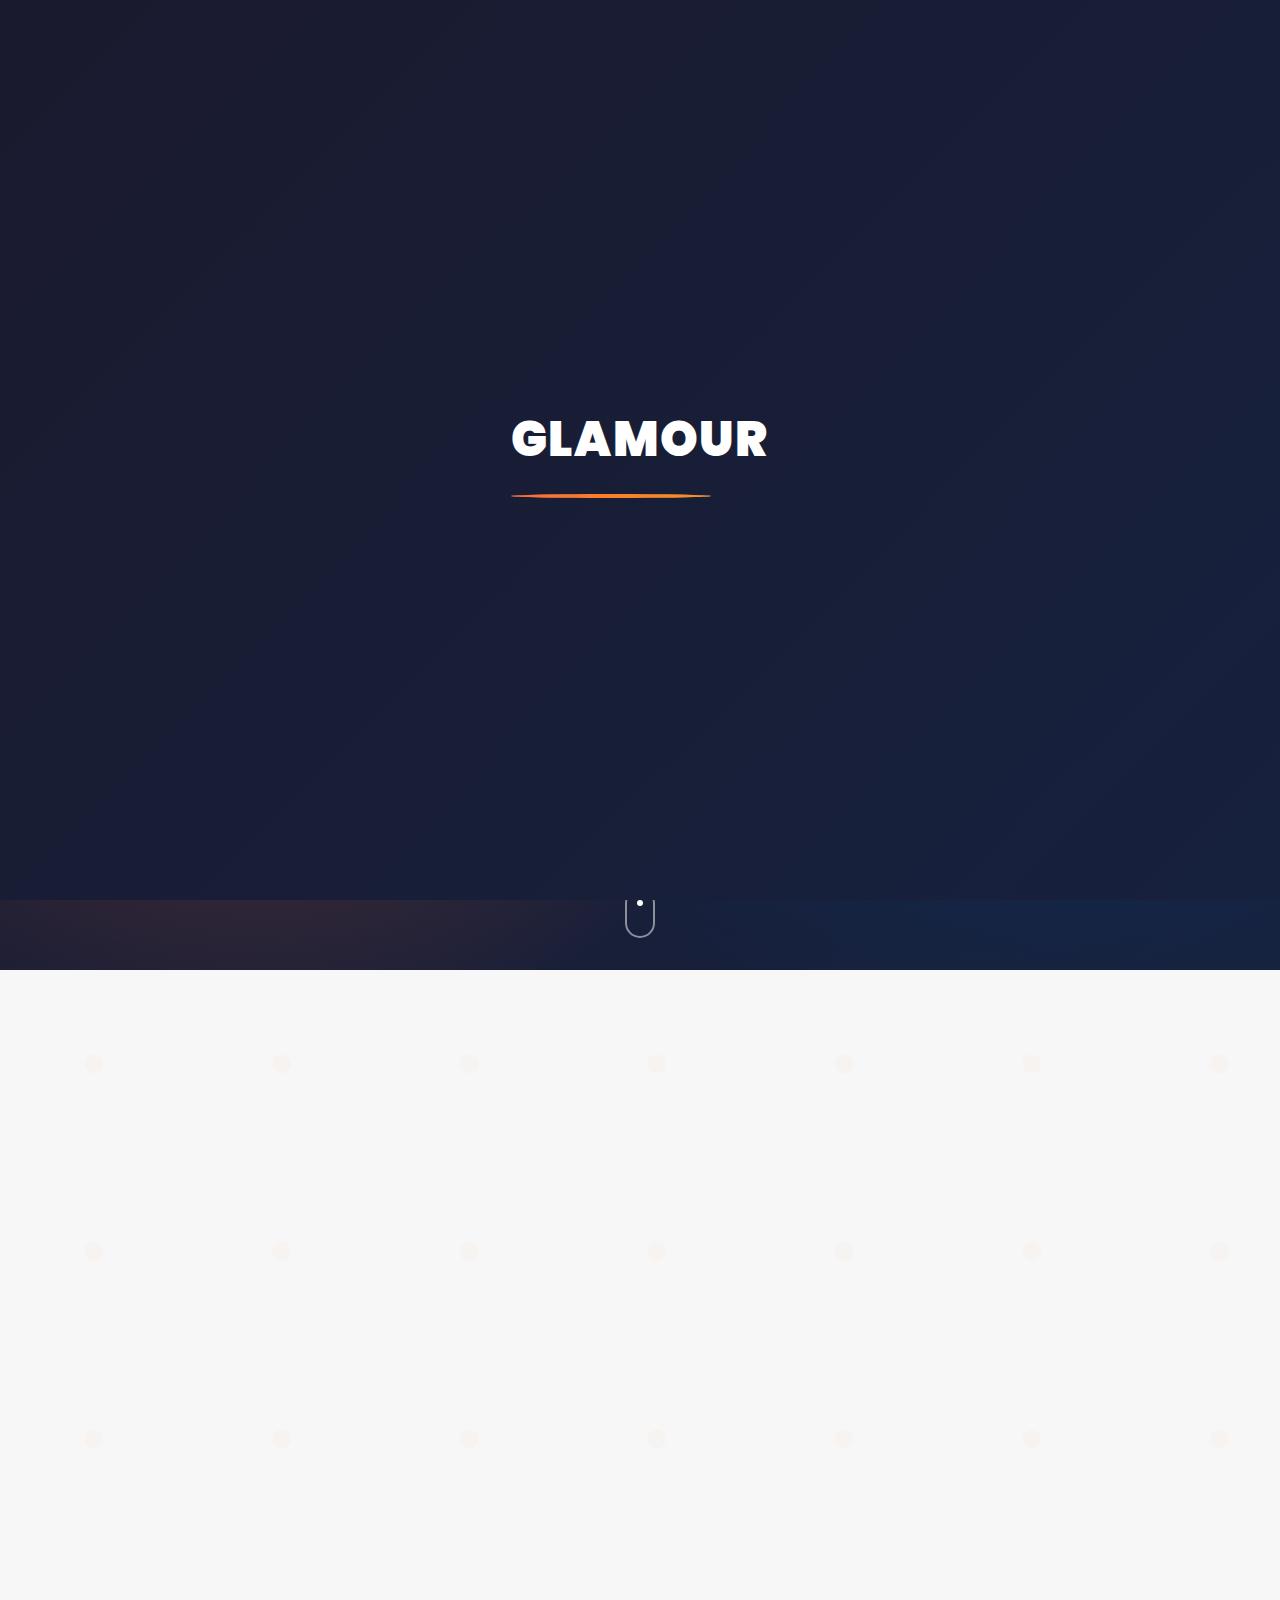
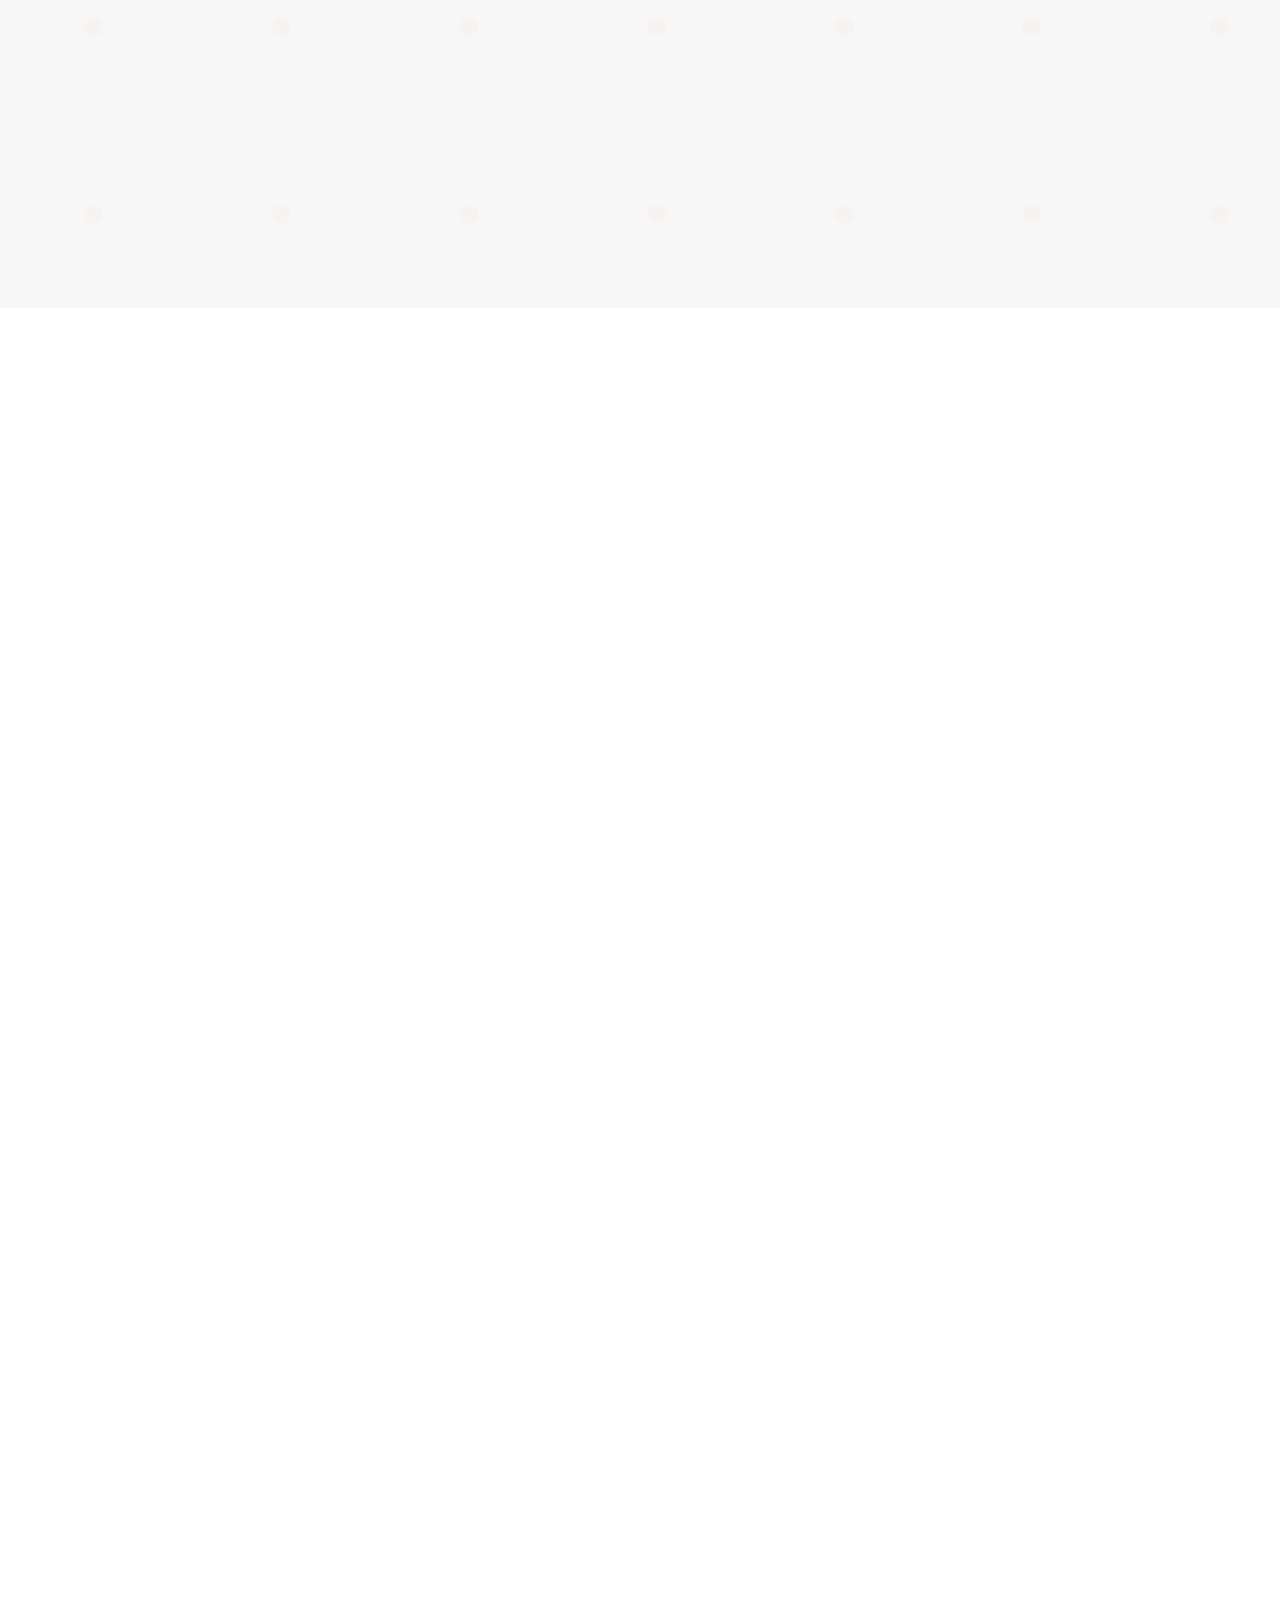
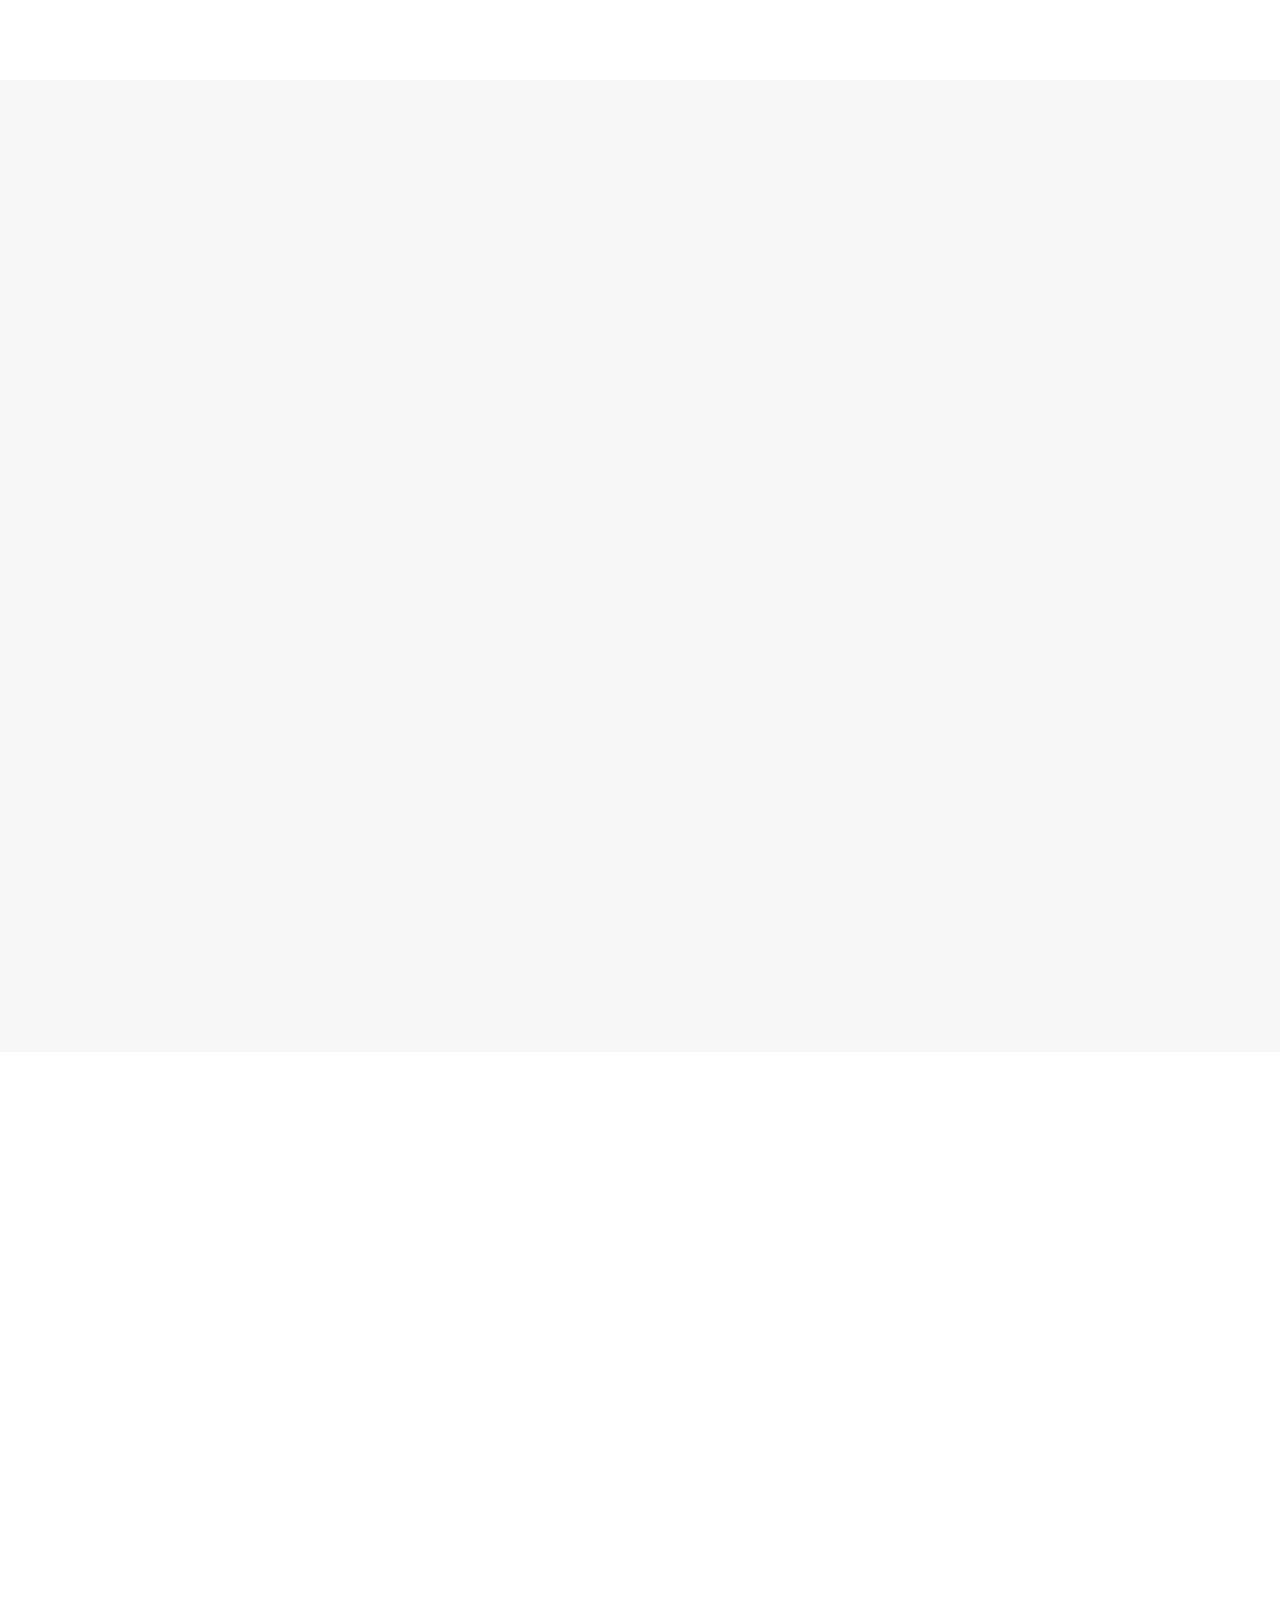
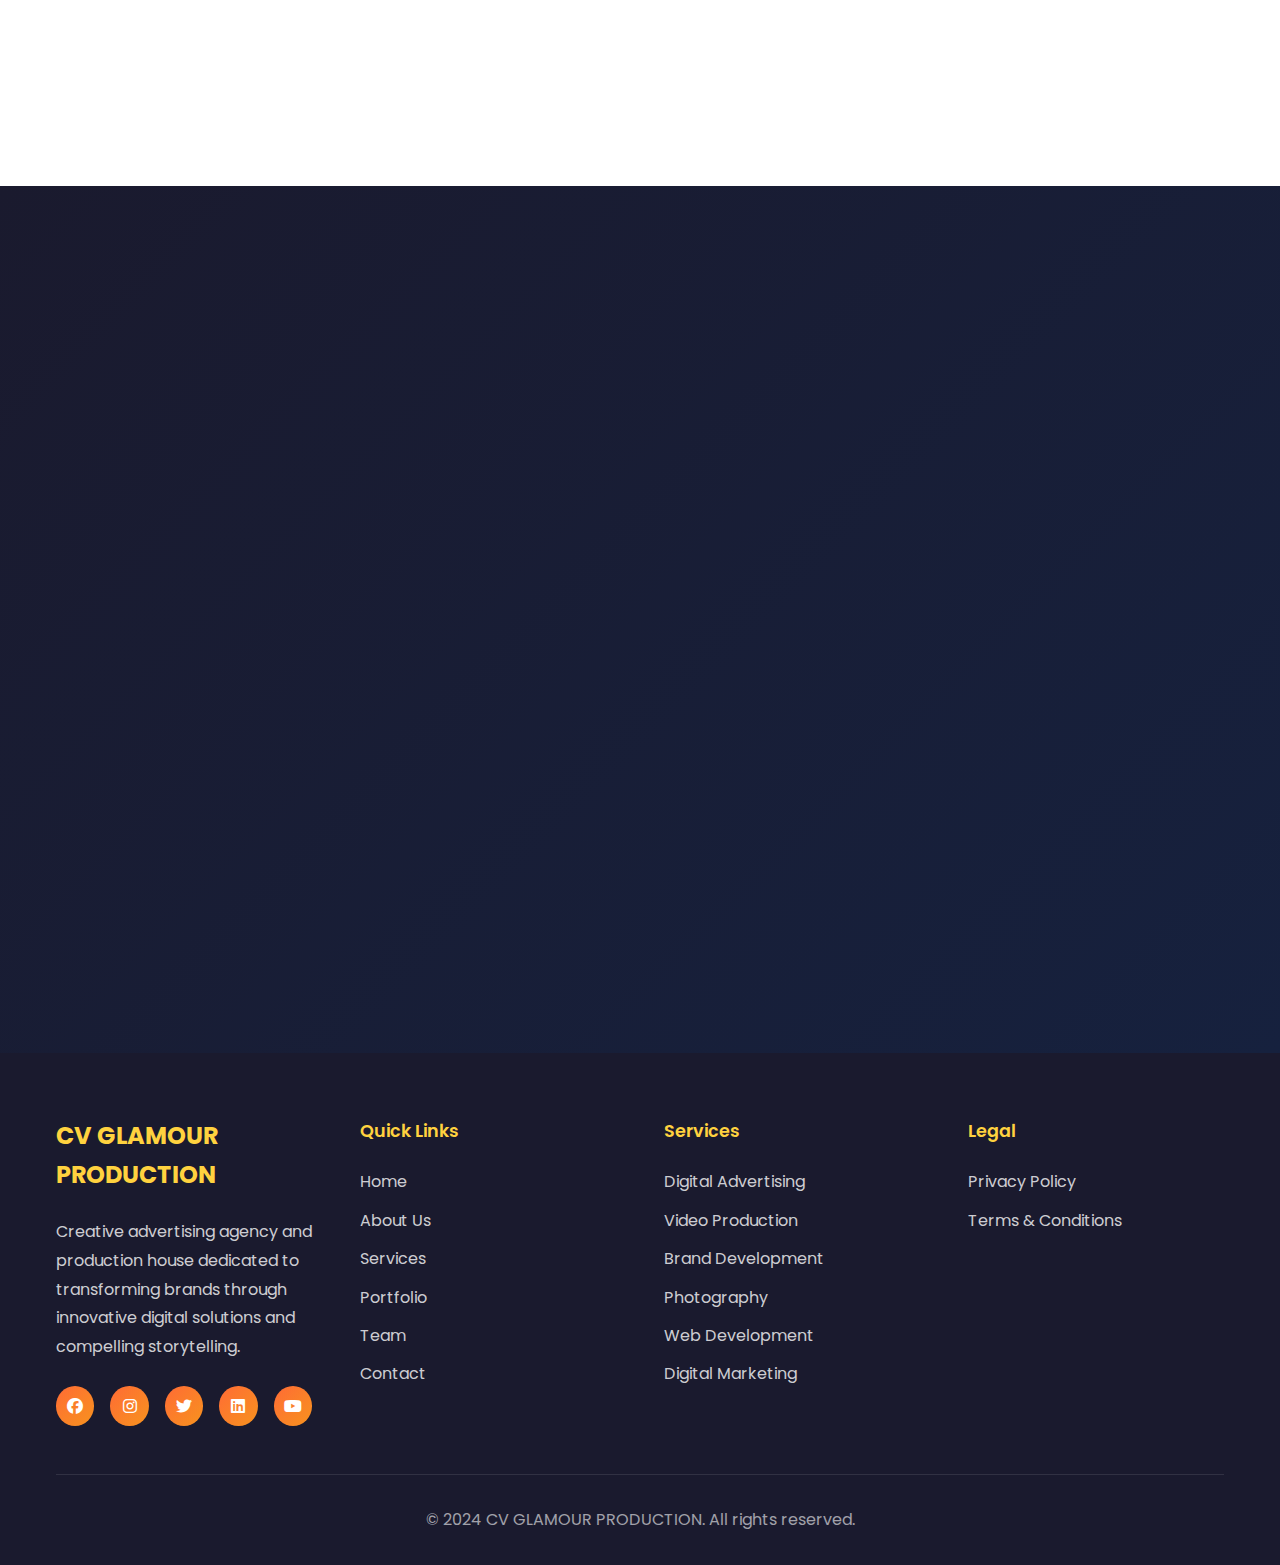
<file: index.html>
<!DOCTYPE html>
<html lang="id">
<head>
    <meta charset="UTF-8">
    <meta name="viewport" content="width=device-width, initial-scale=1.0">
    <title>CV GLAMOUR PRODUCTION - Creative Advertising & Production House</title>
    <meta name="description" content="CV GLAMOUR PRODUCTION - Creative advertising agency and production house specializing in digital marketing, brand development, and creative content production">
    <meta name="keywords" content="advertising, production house, creative agency, digital marketing, brand development, glamour production">
    <meta name="author" content="CV GLAMOUR PRODUCTION">
    <meta name="facebook-domain-verification" content="q8xgmjs6vqgrojuu4h9hx271dihsnv" />

    <!-- Open Graph Meta Tags -->
    <meta property="og:title" content="CV GLAMOUR PRODUCTION - Creative Advertising & Production House">
    <meta property="og:description" content="Creative advertising agency and production house specializing in digital marketing and brand development">
    <meta property="og:type" content="website">
    <meta property="og:url" content="">
    
    <!-- Favicon -->
    <link rel="icon" type="image/x-icon" href="favicon.ico">
    
    <!-- CSS -->
    <link rel="stylesheet" href="styles.css">
    
    <!-- Google Fonts -->
    <link href="https://fonts.googleapis.com/css2?family=Poppins:wght@300;400;500;600;700;800;900&display=swap" rel="stylesheet">
    
    <!-- Font Awesome -->
    <link rel="stylesheet" href="https://cdnjs.cloudflare.com/ajax/libs/font-awesome/6.4.0/css/all.min.css">
    
    <!-- AOS Animation -->
    <link href="https://unpkg.com/aos@2.3.1/dist/aos.css" rel="stylesheet">
</head>
<body>
    <!-- Loading Screen -->
    <div id="loader" class="loader">
        <div class="loader-content">
            <div class="loader-logo">
                <h1>GLAMOUR</h1>
                <div class="loader-bar"></div>
            </div>
        </div>
    </div>

    <!-- Navigation -->
    <nav class="navbar" id="navbar">
        <div class="nav-container">
            <div class="nav-logo">
                <h2>GLAMOUR</h2>
            </div>
            <ul class="nav-menu" id="nav-menu">
                <li class="nav-item">
                    <a href="#home" class="nav-link">Home</a>
                </li>
                <li class="nav-item">
                    <a href="#about" class="nav-link">About</a>
                </li>
                <li class="nav-item">
                    <a href="#services" class="nav-link">Services</a>
                </li>
                <li class="nav-item">
                    <a href="#portfolio" class="nav-link">Portfolio</a>
                </li>
                <li class="nav-item">
                    <a href="#team" class="nav-link">Team</a>
                </li>
                <li class="nav-item">
                    <a href="#contact" class="nav-link">Contact</a>
                </li>
            </ul>
            <div class="nav-toggle" id="nav-toggle">
                <span class="bar"></span>
                <span class="bar"></span>
                <span class="bar"></span>
            </div>
        </div>
    </nav>

    <!-- Hero Section -->
    <section id="home" class="hero">
        <div class="hero-bg">
            <div class="hero-overlay"></div>
        </div>
        <div class="hero-content">
            <div class="hero-text" data-aos="fade-up">
                <h1 class="hero-title">
                    <span class="gradient-text">CV GLAMOUR</span>
                    <span class="gradient-text">PRODUCTION</span>
                </h1>
                <p class="hero-subtitle">Creative Advertising & Production House</p>
                <p class="hero-description">
                    Transform your brand into unforgettable experiences through innovative creative solutions and strategic advertising campaigns that captivate, engage, and convert.
                </p>
                <div class="hero-buttons">
                    <a href="#portfolio" class="btn btn-primary">View Our Work</a>
                    <a href="#contact" class="btn btn-secondary">Get Started</a>
                </div>
            </div>
            <div class="hero-visual" data-aos="fade-left" data-aos-delay="200">
                <div class="floating-elements">
                    <div class="float-element element-1"></div>
                    <div class="float-element element-2"></div>
                    <div class="float-element element-3"></div>
                </div>
            </div>
        </div>
        <div class="scroll-indicator">
            <div class="scroll-arrow"></div>
        </div>
    </section>

    <!-- About Section -->
    <section id="about" class="about">
        <div class="container">
            <div class="section-header" data-aos="fade-up">
                <h2 class="section-title">About <span class="highlight">GLAMOUR</span></h2>
                <p class="section-subtitle">Where Creativity Meets Strategy</p>
            </div>
            <div class="about-content">
                <div class="about-text" data-aos="fade-right">
                    <h3> Crafting Digital Excellence Since 2020</h3>
                    <p>
                        <strong>CV GLAMOUR PRODUCTION</strong> is a premier creative advertising agency and production house based in Indonesia, specializing in transforming brands through innovative digital solutions and compelling storytelling.
                    </p>
                    <p>
                        Our team of creative professionals combines artistic vision with strategic thinking to deliver campaigns that not only look stunning but also drive measurable results for our clients across various industries.
                    </p>
                    <div class="about-stats">
                        <div class="stat-item">
                            <h4>200+</h4>
                            <p>Projects Completed</p>
                        </div>
                        <div class="stat-item">
                            <h4>50+</h4>
                            <p>Happy Clients</p>
                        </div>
                        <div class="stat-item">
                            <h4>15+</h4>
                            <p>Awards Won</p>
                        </div>
                    </div>
                </div>
                <div class="about-visual" data-aos="fade-left">
                    <div class="about-image">
                        <div class="image-placeholder">
                            <i class="fas fa-palette"></i>
                        </div>
                    </div>
                </div>
            </div>
        </div>
    </section>

    <!-- Services Section -->
    <section id="services" class="services">
        <div class="container">
            <div class="section-header" data-aos="fade-up">
                <h2 class="section-title">Our <span class="highlight">Services</span></h2>
                <p class="section-subtitle">Comprehensive Creative Solutions</p>
            </div>
            <div class="services-grid">
                <div class="service-card" data-aos="fade-up" data-aos-delay="100">
                    <div class="service-icon">
                        <i class="fas fa-bullhorn"></i>
                    </div>
                    <h3>Digital Advertising</h3>
                    <p>Strategic digital campaigns across social media, search engines, and display networks to maximize your brand reach and engagement.</p>
                    <ul class="service-features">
                        <li>Social Media Campaigns</li>
                        <li>Google Ads Management</li>
                        <li>Programmatic Advertising</li>
                    </ul>
                </div>
                
                <div class="service-card" data-aos="fade-up" data-aos-delay="200">
                    <div class="service-icon">
                        <i class="fas fa-video"></i>
                    </div>
                    <h3>Video Production</h3>
                    <p>Professional video content creation from concept to post-production, including commercials, brand films, and digital content.</p>
                    <ul class="service-features">
                        <li>TV Commercials</li>
                        <li>Corporate Videos</li>
                        <li>Social Media Content</li>
                    </ul>
                </div>
                
                <div class="service-card" data-aos="fade-up" data-aos-delay="300">
                    <div class="service-icon">
                        <i class="fas fa-paint-brush"></i>
                    </div>
                    <h3>Brand Development</h3>
                    <p>Complete brand identity solutions including logo design, brand guidelines, and comprehensive brand strategy development.</p>
                    <ul class="service-features">
                        <li>Logo Design</li>
                        <li>Brand Strategy</li>
                        <li>Visual Identity</li>
                    </ul>
                </div>
                
                <div class="service-card" data-aos="fade-up" data-aos-delay="400">
                    <div class="service-icon">
                        <i class="fas fa-camera"></i>
                    </div>
                    <h3>Photography</h3>
                    <p>Professional photography services for products, corporate events, fashion, and commercial advertising campaigns.</p>
                    <ul class="service-features">
                        <li>Product Photography</li>
                        <li>Fashion Photography</li>
                        <li>Event Coverage</li>
                    </ul>
                </div>
                
                <div class="service-card" data-aos="fade-up" data-aos-delay="500">
                    <div class="service-icon">
                        <i class="fas fa-code"></i>
                    </div>
                    <h3>Web Development</h3>
                    <p>Custom website development and digital experiences that engage users and drive conversions with modern design principles.</p>
                    <ul class="service-features">
                        <li>Responsive Websites</li>
                        <li>E-commerce Solutions</li>
                        <li>Web Applications</li>
                    </ul>
                </div>
                
                <div class="service-card" data-aos="fade-up" data-aos-delay="600">
                    <div class="service-icon">
                        <i class="fas fa-chart-line"></i>
                    </div>
                    <h3>Digital Marketing</h3>
                    <p>Comprehensive digital marketing strategies including SEO, content marketing, and performance analytics to grow your online presence.</p>
                    <ul class="service-features">
                        <li>SEO Optimization</li>
                        <li>Content Marketing</li>
                        <li>Analytics & Reporting</li>
                    </ul>
                </div>
            </div>
        </div>
    </section>

    <!-- Portfolio Section -->
    <section id="portfolio" class="portfolio">
        <div class="container">
            <div class="section-header" data-aos="fade-up">
                <h2 class="section-title">Our <span class="highlight">Portfolio</span></h2>
                <p class="section-subtitle">Showcasing Creative Excellence</p>
            </div>
            <div class="portfolio-filters" data-aos="fade-up">
                <button class="filter-btn active" data-filter="all">All Projects</button>
                <button class="filter-btn" data-filter="advertising">Advertising</button>
                <button class="filter-btn" data-filter="video">Video Production</button>
                <button class="filter-btn" data-filter="branding">Branding</button>
                <button class="filter-btn" data-filter="digital">Digital</button>
            </div>
            <div class="portfolio-grid">
                <div class="portfolio-item" data-category="advertising" data-aos="zoom-in">
                    <div class="portfolio-image">
                        <div class="image-placeholder">
                            <i class="fas fa-ad"></i>
                        </div>
                        <div class="portfolio-overlay">
                            <h3>Brand Campaign X</h3>
                            <p>Integrated advertising campaign for major retail brand</p>
                            <button class="view-project">View Project</button>
                        </div>
                    </div>
                </div>
                
                <div class="portfolio-item" data-category="video" data-aos="zoom-in">
                    <div class="portfolio-image">
                        <div class="image-placeholder">
                            <i class="fas fa-film"></i>
                        </div>
                        <div class="portfolio-overlay">
                            <h3>Commercial Production</h3>
                            <p>TV commercial for beverage company</p>
                            <button class="view-project">View Project</button>
                        </div>
                    </div>
                </div>
                
                <div class="portfolio-item" data-category="branding" data-aos="zoom-in">
                    <div class="portfolio-image">
                        <div class="image-placeholder">
                            <i class="fas fa-trademark"></i>
                        </div>
                        <div class="portfolio-overlay">
                            <h3>Brand Identity Design</h3>
                            <p>Complete brand redesign for tech startup</p>
                            <button class="view-project">View Project</button>
                        </div>
                    </div>
                </div>
                
                <div class="portfolio-item" data-category="digital" data-aos="zoom-in">
                    <div class="portfolio-image">
                        <div class="image-placeholder">
                            <i class="fas fa-laptop"></i>
                        </div>
                        <div class="portfolio-overlay">
                            <h3>Digital Campaign</h3>
                            <p>Social media campaign for fashion brand</p>
                            <button class="view-project">View Project</button>
                        </div>
                    </div>
                </div>
                
                <div class="portfolio-item" data-category="video" data-aos="zoom-in">
                    <div class="portfolio-image">
                        <div class="image-placeholder">
                            <i class="fas fa-video"></i>
                        </div>
                        <div class="portfolio-overlay">
                            <h3>Music Video Production</h3>
                            <p>Creative music video for indie artist</p>
                            <button class="view-project">View Project</button>
                        </div>
                    </div>
                </div>
                
                <div class="portfolio-item" data-category="advertising" data-aos="zoom-in">
                    <div class="portfolio-image">
                        <div class="image-placeholder">
                            <i class="fas fa-billboard"></i>
                        </div>
                        <div class="portfolio-overlay">
                            <h3>Outdoor Campaign</h3>
                            <p>Billboard advertising campaign</p>
                            <button class="view-project">View Project</button>
                        </div>
                    </div>
                </div>
            </div>
        </div>
    </section>

    <!-- Team Section -->
    <section id="team" class="team">
        <div class="container">
            <div class="section-header" data-aos="fade-up">
                <h2 class="section-title">Creative <span class="highlight">Team</span></h2>
                <p class="section-subtitle">The Minds Behind the Magic</p>
            </div>
            <div class="team-grid">
                <div class="team-member" data-aos="fade-up">
                    <div class="member-image">
                        <div class="image-placeholder">
                            <i class="fas fa-user-tie"></i>
                        </div>
                    </div>
                    <h3>Creative Director</h3>
                    <p class="member-role">Lead creative vision and strategy</p>
                    <div class="member-social">
                        <a href="#"><i class="fab fa-linkedin"></i></a>
                        <a href="#"><i class="fab fa-instagram"></i></a>
                    </div>
                </div>
                
                <div class="team-member" data-aos="fade-up" data-aos-delay="100">
                    <div class="member-image">
                        <div class="image-placeholder">
                            <i class="fas fa-user"></i>
                        </div>
                    </div>
                    <h3>Art Director</h3>
                    <p class="member-role">Visual design and aesthetics</p>
                    <div class="member-social">
                        <a href="#"><i class="fab fa-linkedin"></i></a>
                        <a href="#"><i class="fab fa-instagram"></i></a>
                    </div>
                </div>
                
                <div class="team-member" data-aos="fade-up" data-aos-delay="200">
                    <div class="member-image">
                        <div class="image-placeholder">
                            <i class="fas fa-user"></i>
                        </div>
                    </div>
                    <h3>Video Producer</h3>
                    <p class="member-role">Video production and editing</p>
                    <div class="member-social">
                        <a href="#"><i class="fab fa-linkedin"></i></a>
                        <a href="#"><i class="fab fa-instagram"></i></a>
                    </div>
                </div>
                
                <div class="team-member" data-aos="fade-up" data-aos-delay="300">
                    <div class="member-image">
                        <div class="image-placeholder">
                            <i class="fas fa-user"></i>
                        </div>
                    </div>
                    <h3>Digital Strategist</h3>
                    <p class="member-role">Digital marketing and campaigns</p>
                    <div class="member-social">
                        <a href="#"><i class="fab fa-linkedin"></i></a>
                        <a href="#"><i class="fab fa-instagram"></i></a>
                    </div>
                </div>
            </div>
        </div>
    </section>

    <!-- Contact Section -->
    <section id="contact" class="contact">
        <div class="container">
            <div class="section-header" data-aos="fade-up">
                <h2 class="section-title">Let's <span class="highlight">Connect</span></h2>
                <p class="section-subtitle">Ready to create something amazing together?</p>
            </div>
            <div class="contact-content">
                <div class="contact-info" data-aos="fade-right">
                    <div class="contact-item">
                        <div class="contact-icon">
                            <i class="fas fa-map-marker-alt"></i>
                        </div>
                        <div class="contact-text">
                            <h4>Office Location</h4>
                            <p>Jakarta, Indonesia</p>
                        </div>
                    </div>
                    
                    <div class="contact-item">
                        <div class="contact-icon">
                            <i class="fas fa-phone"></i>
                        </div>
                        <div class="contact-text">
                            <h4>Phone</h4>
                            <p>+62 21 1234 5678</p>
                        </div>
                    </div>
                    
                    <div class="contact-item">
                        <div class="contact-icon">
                            <i class="fas fa-envelope"></i>
                        </div>
                        <div class="contact-text">
                            <h4>Email</h4>
                            <p>info@glamourproduction.com</p>
                        </div>
                    </div>
                    
                    <div class="contact-item">
                        <div class="contact-icon">
                            <i class="fas fa-clock"></i>
                        </div>
                        <div class="contact-text">
                            <h4>Business Hours</h4>
                            <p>Monday - Friday: 9:00 AM - 6:00 PM</p>
                        </div>
                    </div>
                </div>
                
                <div class="contact-form" data-aos="fade-left">
                    <form id="contactForm">
                        <div class="form-group">
                            <input type="text" id="name" name="name" placeholder="Your Name" required>
                        </div>
                        <div class="form-group">
                            <input type="email" id="email" name="email" placeholder="Your Email" required>
                        </div>
                        <div class="form-group">
                            <input type="text" id="subject" name="subject" placeholder="Subject" required>
                        </div>
                        <div class="form-group">
                            <textarea id="message" name="message" placeholder="Your Message" rows="5" required></textarea>
                        </div>
                        <button type="submit" class="btn btn-primary">Send Message</button>
                    </form>
                </div>
            </div>
        </div>
    </section>

    <!-- Footer -->
    <footer class="footer">
        <div class="container">
            <div class="footer-content">
                <div class="footer-section">
                    <h3>CV GLAMOUR PRODUCTION</h3>
                    <p>Creative advertising agency and production house dedicated to transforming brands through innovative digital solutions and compelling storytelling.</p>
                    <div class="social-links">
                        <a href="#"><i class="fab fa-facebook"></i></a>
                        <a href="#"><i class="fab fa-instagram"></i></a>
                        <a href="#"><i class="fab fa-twitter"></i></a>
                        <a href="#"><i class="fab fa-linkedin"></i></a>
                        <a href="#"><i class="fab fa-youtube"></i></a>
                    </div>
                </div>
                
                <div class="footer-section">
                    <h4>Quick Links</h4>
                    <ul>
                        <li><a href="#home">Home</a></li>
                        <li><a href="#about">About Us</a></li>
                        <li><a href="#services">Services</a></li>
                        <li><a href="#portfolio">Portfolio</a></li>
                        <li><a href="#team">Team</a></li>
                        <li><a href="#contact">Contact</a></li>
                    </ul>
                </div>
                
                <div class="footer-section">
                    <h4>Services</h4>
                    <ul>
                        <li><a href="#services">Digital Advertising</a></li>
                        <li><a href="#services">Video Production</a></li>
                        <li><a href="#services">Brand Development</a></li>
                        <li><a href="#services">Photography</a></li>
                        <li><a href="#services">Web Development</a></li>
                        <li><a href="#services">Digital Marketing</a></li>
                    </ul>
                </div>
                
                <div class="footer-section">
                    <h4>Legal</h4>
                    <ul>
                        <li><a href="privacy.html">Privacy Policy</a></li>
                        <li><a href="terms.html">Terms & Conditions</a></li>
                    </ul>
                </div>
            </div>
            
            <div class="footer-bottom">
                <p>&copy; 2024 CV GLAMOUR PRODUCTION. All rights reserved.</p>
            </div>
        </div>
    </footer>

    <!-- Back to Top Button -->
    <button id="backToTop" class="back-to-top">
        <i class="fas fa-arrow-up"></i>
    </button>

    <!-- JavaScript -->
    <script src="https://unpkg.com/aos@2.3.1/dist/aos.js"></script>
    <script src="script.js"></script>
</body>
</html>
</file>
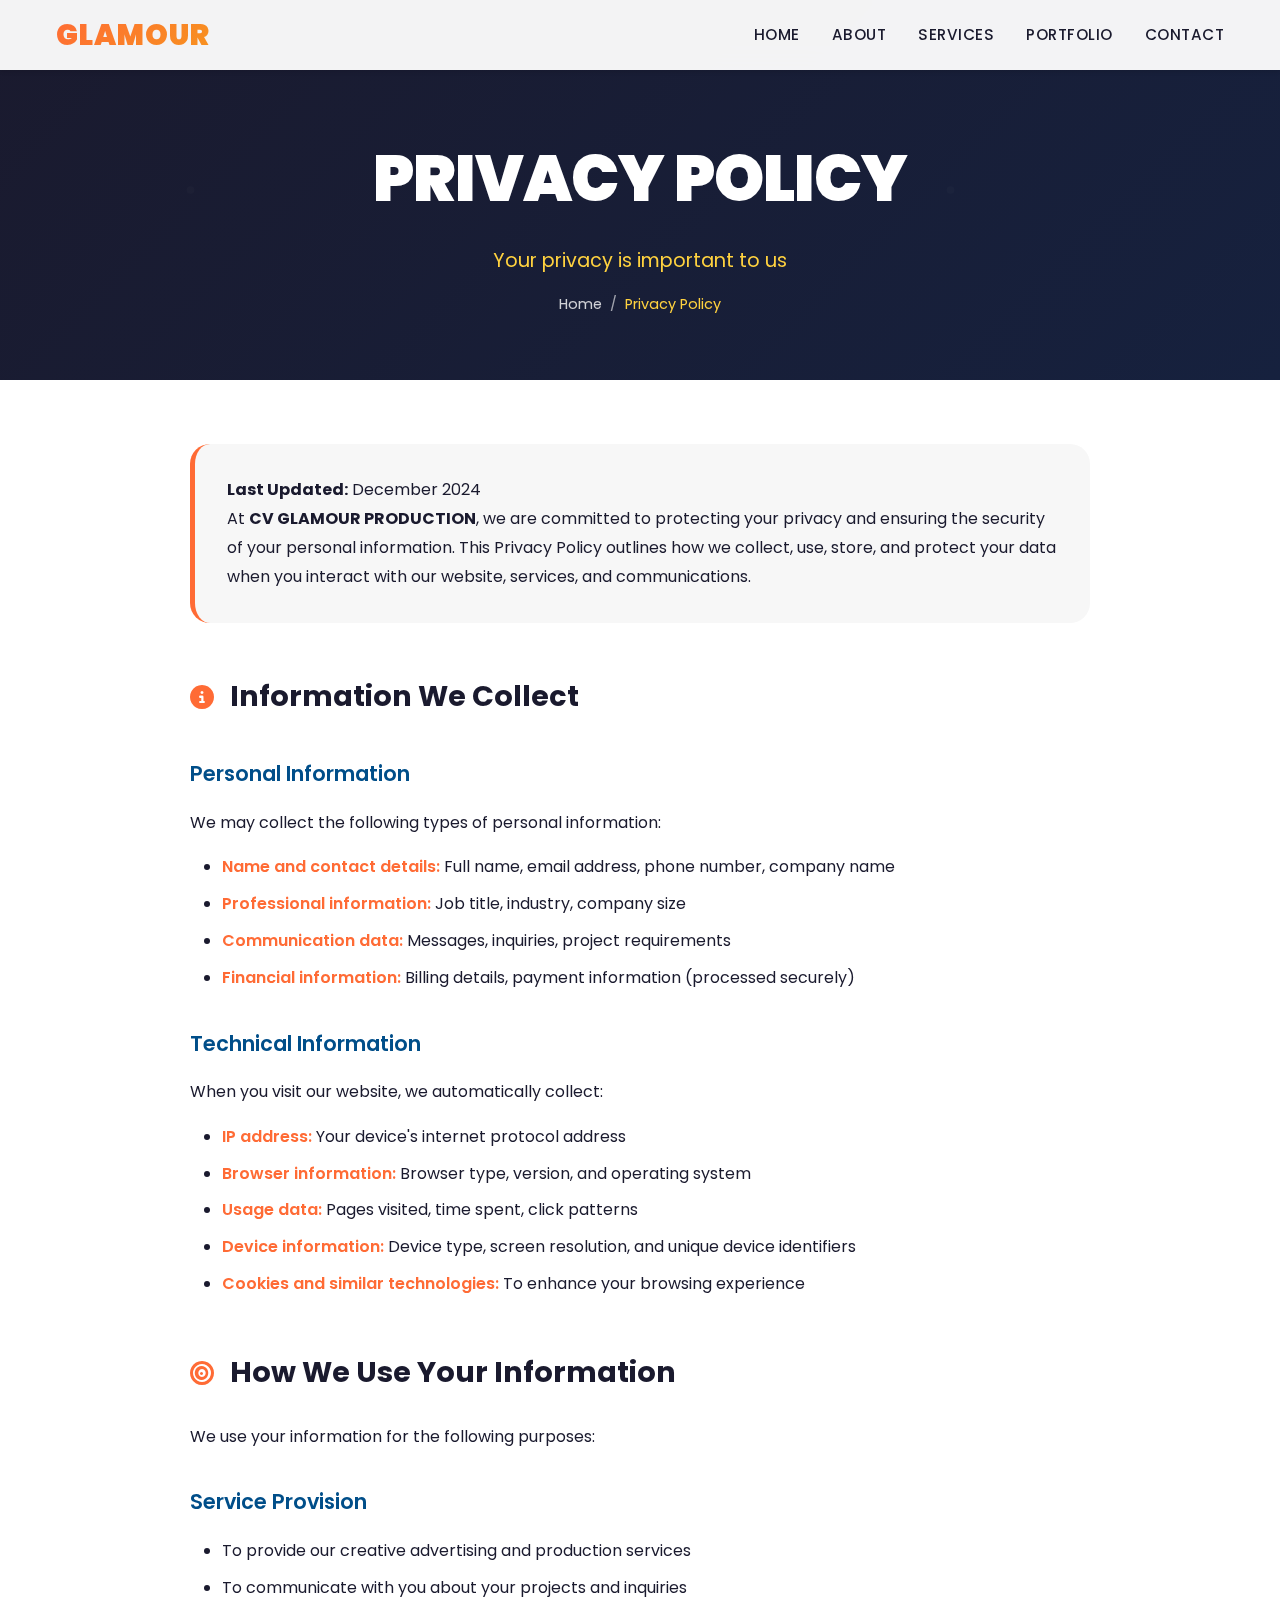
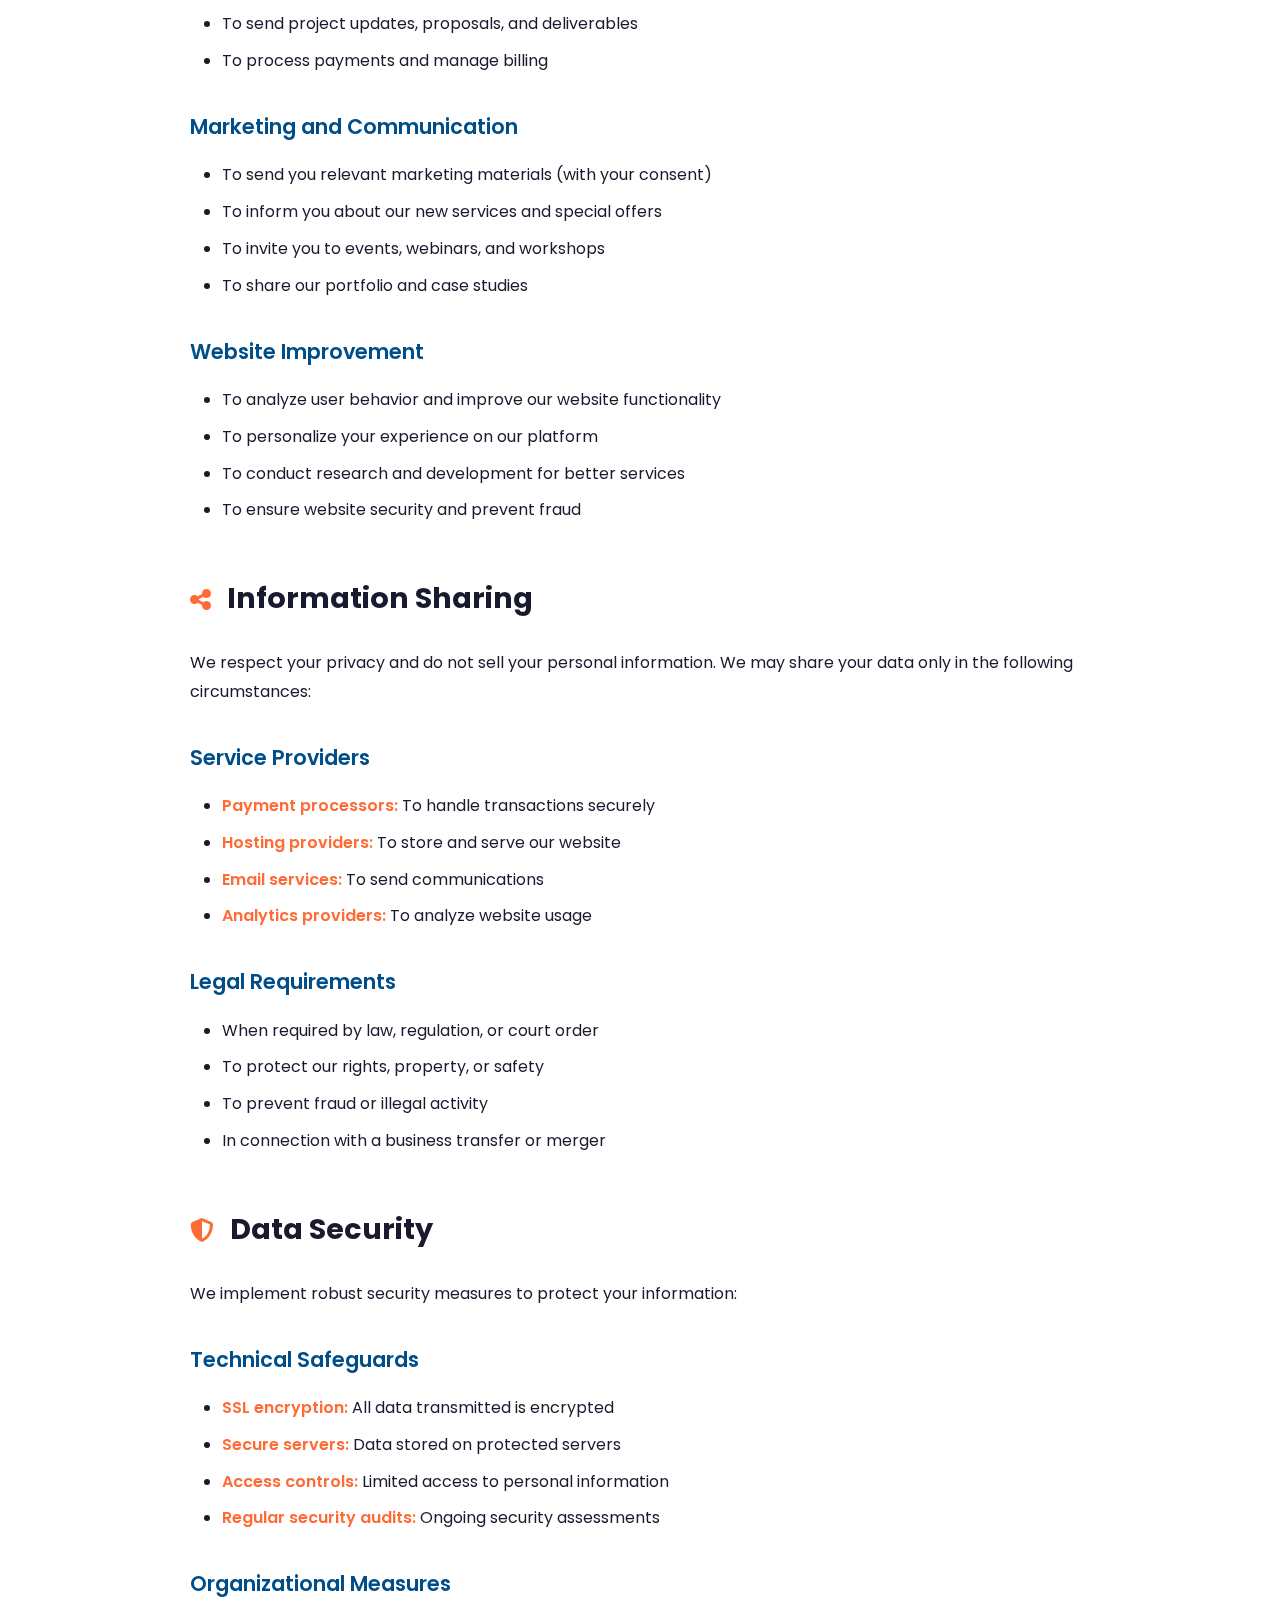
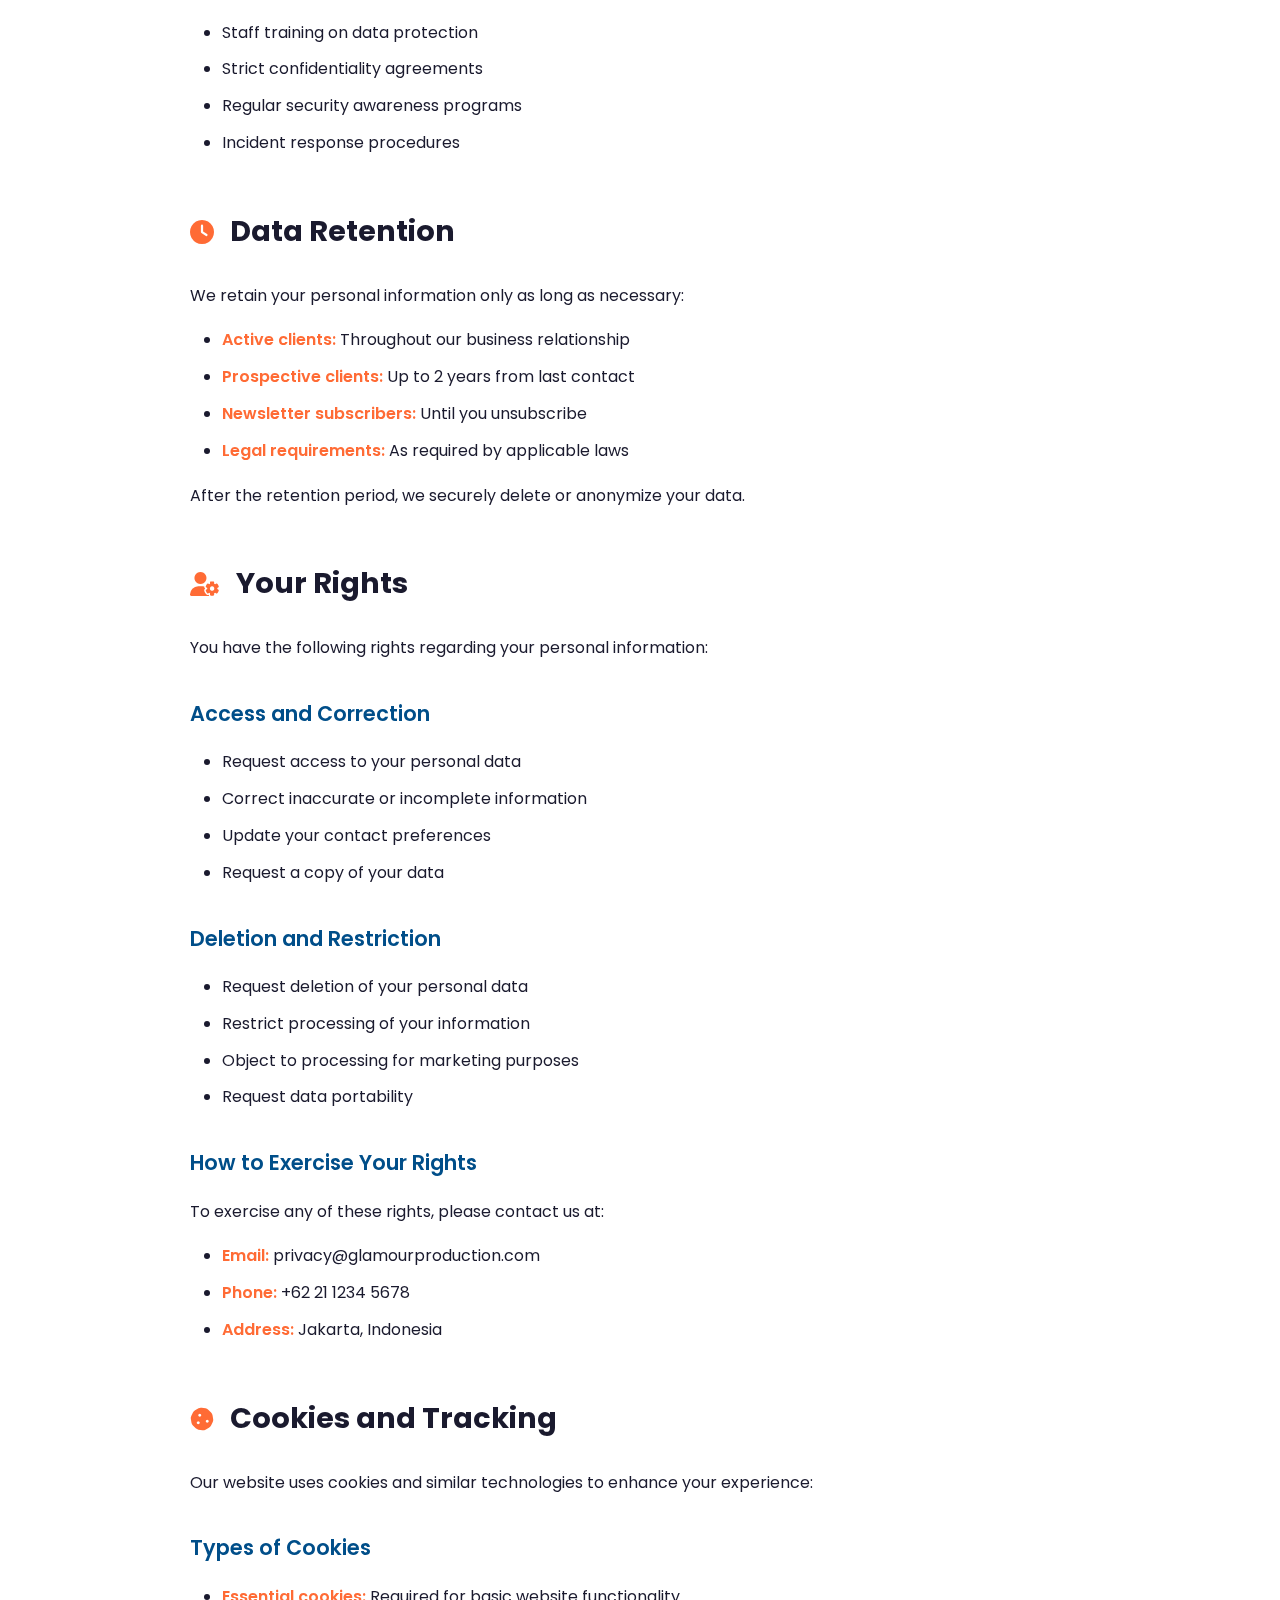
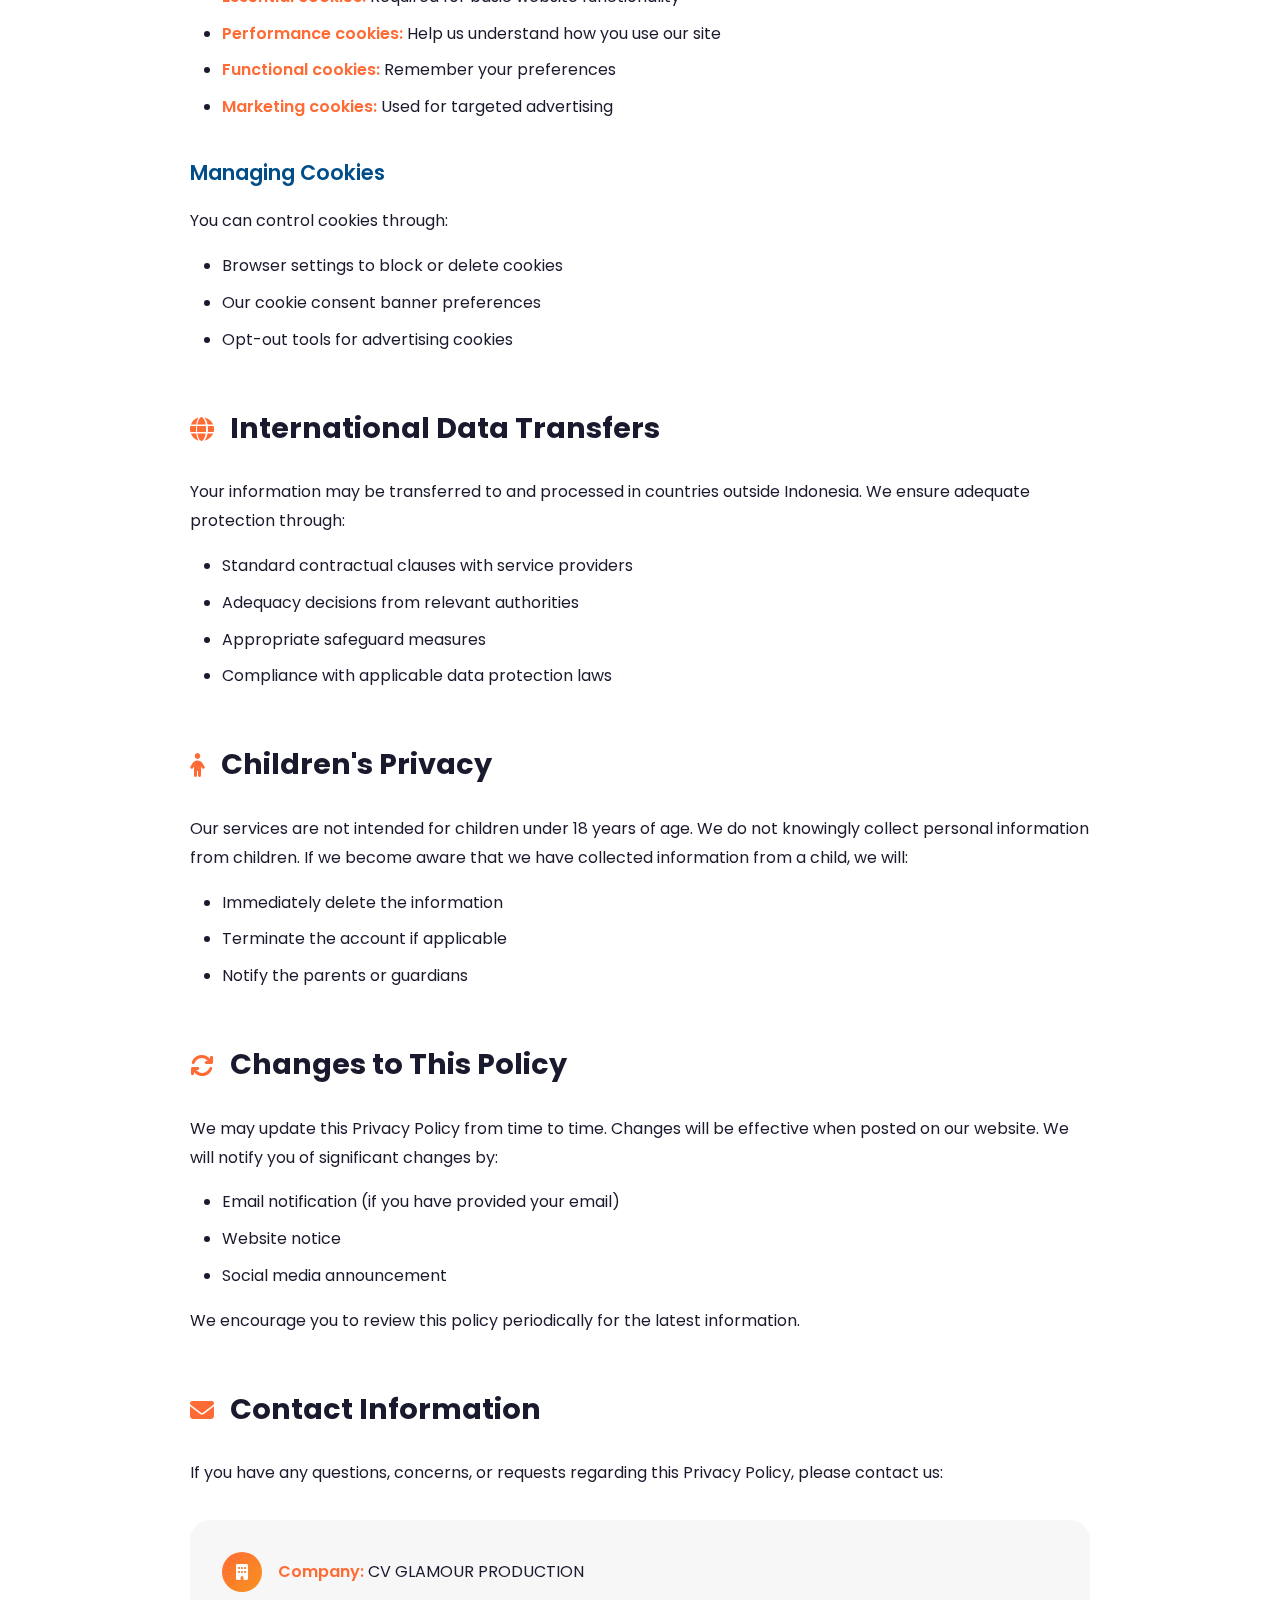
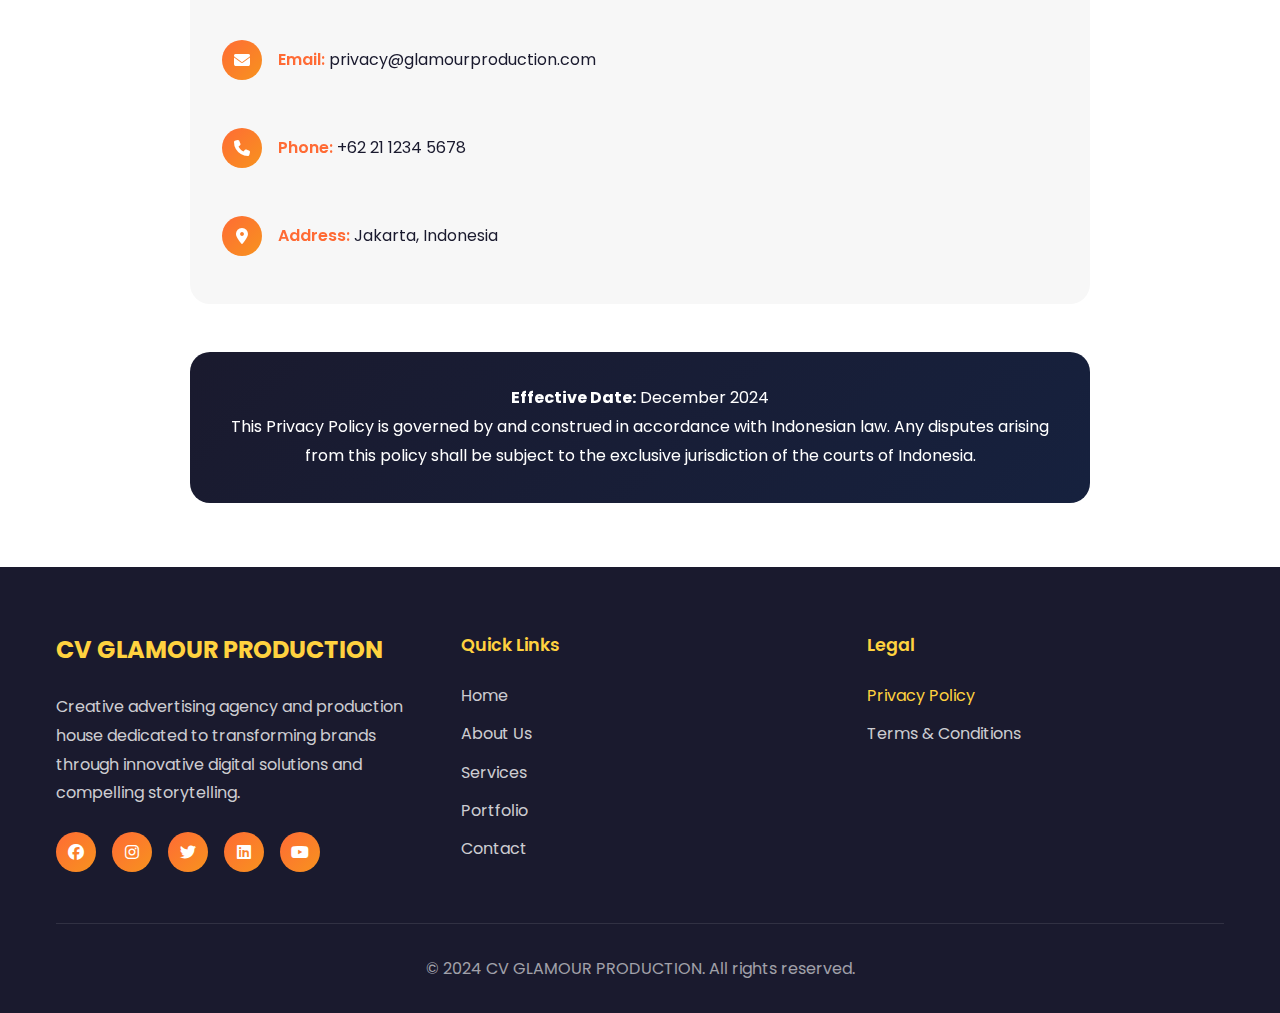
<file: privacy.html>
<!DOCTYPE html>
<html lang="id">
<head>
    <meta charset="UTF-8">
    <meta name="viewport" content="width=device-width, initial-scale=1.0">
    <title>Privacy Policy - CV GLAMOUR PRODUCTION</title>
    <meta name="description" content="Privacy Policy for CV GLAMOUR PRODUCTION - Learn how we collect, use, and protect your personal information">
    <meta name="robots" content="index, follow">
    <meta name="facebook-domain-verification" content="q8xgmjs6vqgrojuu4h9hx271dihsnv" />

    <!-- Favicon -->
    <link rel="icon" type="image/x-icon" href="favicon.ico">
    
    <!-- CSS -->
    <link rel="stylesheet" href="styles.css">
    
    <!-- Google Fonts -->
    <link href="https://fonts.googleapis.com/css2?family=Poppins:wght@300;400;500;600;700;800;900&display=swap" rel="stylesheet">
    
    <!-- Font Awesome -->
    <link rel="stylesheet" href="https://cdnjs.cloudflare.com/ajax/libs/font-awesome/6.4.0/css/all.min.css">
    
    <!-- AOS Animation -->
    <link href="https://unpkg.com/aos@2.3.1/dist/aos.css" rel="stylesheet">
</head>
<body>
    <!-- Navigation -->
    <nav class="navbar" id="navbar">
        <div class="nav-container">
            <div class="nav-logo">
                <h2>GLAMOUR</h2>
            </div>
            <ul class="nav-menu" id="nav-menu">
                <li class="nav-item">
                    <a href="index.html" class="nav-link">Home</a>
                </li>
                <li class="nav-item">
                    <a href="index.html#about" class="nav-link">About</a>
                </li>
                <li class="nav-item">
                    <a href="index.html#services" class="nav-link">Services</a>
                </li>
                <li class="nav-item">
                    <a href="index.html#portfolio" class="nav-link">Portfolio</a>
                </li>
                <li class="nav-item">
                    <a href="index.html#contact" class="nav-link">Contact</a>
                </li>
            </ul>
            <div class="nav-toggle" id="nav-toggle">
                <span class="bar"></span>
                <span class="bar"></span>
                <span class="bar"></span>
            </div>
        </div>
    </nav>

    <!-- Page Header -->
    <section class="page-header">
        <div class="container">
            <div class="page-header-content" data-aos="fade-up">
                <h1 class="page-title">Privacy Policy</h1>
                <p class="page-subtitle">Your privacy is important to us</p>
                <nav class="breadcrumb">
                    <a href="index.html">Home</a>
                    <span class="breadcrumb-separator">/</span>
                    <span class="breadcrumb-current">Privacy Policy</span>
                </nav>
            </div>
        </div>
    </section>

    <!-- Privacy Policy Content -->
    <section class="privacy-policy">
        <div class="container">
            <div class="policy-content" data-aos="fade-up">
                <div class="policy-intro">
                    <p><strong>Last Updated:</strong> December 2024</p>
                    <p>At <strong>CV GLAMOUR PRODUCTION</strong>, we are committed to protecting your privacy and ensuring the security of your personal information. This Privacy Policy outlines how we collect, use, store, and protect your data when you interact with our website, services, and communications.</p>
                </div>

                <div class="policy-section">
                    <h2><i class="fas fa-info-circle"></i> Information We Collect</h2>
                    
                    <h3>Personal Information</h3>
                    <p>We may collect the following types of personal information:</p>
                    <ul>
                        <li><strong>Name and contact details:</strong> Full name, email address, phone number, company name</li>
                        <li><strong>Professional information:</strong> Job title, industry, company size</li>
                        <li><strong>Communication data:</strong> Messages, inquiries, project requirements</li>
                        <li><strong>Financial information:</strong> Billing details, payment information (processed securely)</li>
                    </ul>

                    <h3>Technical Information</h3>
                    <p>When you visit our website, we automatically collect:</p>
                    <ul>
                        <li><strong>IP address:</strong> Your device's internet protocol address</li>
                        <li><strong>Browser information:</strong> Browser type, version, and operating system</li>
                        <li><strong>Usage data:</strong> Pages visited, time spent, click patterns</li>
                        <li><strong>Device information:</strong> Device type, screen resolution, and unique device identifiers</li>
                        <li><strong>Cookies and similar technologies:</strong> To enhance your browsing experience</li>
                    </ul>
                </div>

                <div class="policy-section">
                    <h2><i class="fas fa-bullseye"></i> How We Use Your Information</h2>
                    <p>We use your information for the following purposes:</p>
                    
                    <h3>Service Provision</h3>
                    <ul>
                        <li>To provide our creative advertising and production services</li>
                        <li>To communicate with you about your projects and inquiries</li>
                        <li>To send project updates, proposals, and deliverables</li>
                        <li>To process payments and manage billing</li>
                    </ul>

                    <h3>Marketing and Communication</h3>
                    <ul>
                        <li>To send you relevant marketing materials (with your consent)</li>
                        <li>To inform you about our new services and special offers</li>
                        <li>To invite you to events, webinars, and workshops</li>
                        <li>To share our portfolio and case studies</li>
                    </ul>

                    <h3>Website Improvement</h3>
                    <ul>
                        <li>To analyze user behavior and improve our website functionality</li>
                        <li>To personalize your experience on our platform</li>
                        <li>To conduct research and development for better services</li>
                        <li>To ensure website security and prevent fraud</li>
                    </ul>
                </div>

                <div class="policy-section">
                    <h2><i class="fas fa-share-alt"></i> Information Sharing</h2>
                    <p>We respect your privacy and do not sell your personal information. We may share your data only in the following circumstances:</p>
                    
                    <h3>Service Providers</h3>
                    <ul>
                        <li><strong>Payment processors:</strong> To handle transactions securely</li>
                        <li><strong>Hosting providers:</strong> To store and serve our website</li>
                        <li><strong>Email services:</strong> To send communications</li>
                        <li><strong>Analytics providers:</strong> To analyze website usage</li>
                    </ul>

                    <h3>Legal Requirements</h3>
                    <ul>
                        <li>When required by law, regulation, or court order</li>
                        <li>To protect our rights, property, or safety</li>
                        <li>To prevent fraud or illegal activity</li>
                        <li>In connection with a business transfer or merger</li>
                    </ul>
                </div>

                <div class="policy-section">
                    <h2><i class="fas fa-shield-alt"></i> Data Security</h2>
                    <p>We implement robust security measures to protect your information:</p>
                    
                    <h3>Technical Safeguards</h3>
                    <ul>
                        <li><strong>SSL encryption:</strong> All data transmitted is encrypted</li>
                        <li><strong>Secure servers:</strong> Data stored on protected servers</li>
                        <li><strong>Access controls:</strong> Limited access to personal information</li>
                        <li><strong>Regular security audits:</strong> Ongoing security assessments</li>
                    </ul>

                    <h3>Organizational Measures</h3>
                    <ul>
                        <li>Staff training on data protection</li>
                        <li>Strict confidentiality agreements</li>
                        <li>Regular security awareness programs</li>
                        <li>Incident response procedures</li>
                    </ul>
                </div>

                <div class="policy-section">
                    <h2><i class="fas fa-clock"></i> Data Retention</h2>
                    <p>We retain your personal information only as long as necessary:</p>
                    <ul>
                        <li><strong>Active clients:</strong> Throughout our business relationship</li>
                        <li><strong>Prospective clients:</strong> Up to 2 years from last contact</li>
                        <li><strong>Newsletter subscribers:</strong> Until you unsubscribe</li>
                        <li><strong>Legal requirements:</strong> As required by applicable laws</li>
                    </ul>
                    <p>After the retention period, we securely delete or anonymize your data.</p>
                </div>

                <div class="policy-section">
                    <h2><i class="fas fa-user-cog"></i> Your Rights</h2>
                    <p>You have the following rights regarding your personal information:</p>
                    
                    <h3>Access and Correction</h3>
                    <ul>
                        <li>Request access to your personal data</li>
                        <li>Correct inaccurate or incomplete information</li>
                        <li>Update your contact preferences</li>
                        <li>Request a copy of your data</li>
                    </ul>

                    <h3>Deletion and Restriction</h3>
                    <ul>
                        <li>Request deletion of your personal data</li>
                        <li>Restrict processing of your information</li>
                        <li>Object to processing for marketing purposes</li>
                        <li>Request data portability</li>
                    </ul>

                    <h3>How to Exercise Your Rights</h3>
                    <p>To exercise any of these rights, please contact us at:</p>
                    <ul>
                        <li><strong>Email:</strong> privacy@glamourproduction.com</li>
                        <li><strong>Phone:</strong> +62 21 1234 5678</li>
                        <li><strong>Address:</strong> Jakarta, Indonesia</li>
                    </ul>
                </div>

                <div class="policy-section">
                    <h2><i class="fas fa-cookie"></i> Cookies and Tracking</h2>
                    <p>Our website uses cookies and similar technologies to enhance your experience:</p>
                    
                    <h3>Types of Cookies</h3>
                    <ul>
                        <li><strong>Essential cookies:</strong> Required for basic website functionality</li>
                        <li><strong>Performance cookies:</strong> Help us understand how you use our site</li>
                        <li><strong>Functional cookies:</strong> Remember your preferences</li>
                        <li><strong>Marketing cookies:</strong> Used for targeted advertising</li>
                    </ul>

                    <h3>Managing Cookies</h3>
                    <p>You can control cookies through:</p>
                    <ul>
                        <li>Browser settings to block or delete cookies</li>
                        <li>Our cookie consent banner preferences</li>
                        <li>Opt-out tools for advertising cookies</li>
                    </ul>
                </div>

                <div class="policy-section">
                    <h2><i class="fas fa-globe"></i> International Data Transfers</h2>
                    <p>Your information may be transferred to and processed in countries outside Indonesia. We ensure adequate protection through:</p>
                    <ul>
                        <li>Standard contractual clauses with service providers</li>
                        <li>Adequacy decisions from relevant authorities</li>
                        <li>Appropriate safeguard measures</li>
                        <li>Compliance with applicable data protection laws</li>
                    </ul>
                </div>

                <div class="policy-section">
                    <h2><i class="fas fa-child"></i> Children's Privacy</h2>
                    <p>Our services are not intended for children under 18 years of age. We do not knowingly collect personal information from children. If we become aware that we have collected information from a child, we will:</p>
                    <ul>
                        <li>Immediately delete the information</li>
                        <li>Terminate the account if applicable</li>
                        <li>Notify the parents or guardians</li>
                    </ul>
                </div>

                <div class="policy-section">
                    <h2><i class="fas fa-sync"></i> Changes to This Policy</h2>
                    <p>We may update this Privacy Policy from time to time. Changes will be effective when posted on our website. We will notify you of significant changes by:</p>
                    <ul>
                        <li>Email notification (if you have provided your email)</li>
                        <li>Website notice</li>
                        <li>Social media announcement</li>
                    </ul>
                    <p>We encourage you to review this policy periodically for the latest information.</p>
                </div>

                <div class="policy-section">
                    <h2><i class="fas fa-envelope"></i> Contact Information</h2>
                    <p>If you have any questions, concerns, or requests regarding this Privacy Policy, please contact us:</p>
                    
                    <div class="contact-info">
                        <div class="contact-item">
                            <i class="fas fa-building"></i>
                            <div>
                                <strong>Company:</strong> CV GLAMOUR PRODUCTION
                            </div>
                        </div>
                        <div class="contact-item">
                            <i class="fas fa-envelope"></i>
                            <div>
                                <strong>Email:</strong> privacy@glamourproduction.com
                            </div>
                        </div>
                        <div class="contact-item">
                            <i class="fas fa-phone"></i>
                            <div>
                                <strong>Phone:</strong> +62 21 1234 5678
                            </div>
                        </div>
                        <div class="contact-item">
                            <i class="fas fa-map-marker-alt"></i>
                            <div>
                                <strong>Address:</strong> Jakarta, Indonesia
                            </div>
                        </div>
                    </div>
                </div>

                <div class="policy-footer">
                    <p><strong>Effective Date:</strong> December 2024</p>
                    <p>This Privacy Policy is governed by and construed in accordance with Indonesian law. Any disputes arising from this policy shall be subject to the exclusive jurisdiction of the courts of Indonesia.</p>
                </div>
            </div>
        </div>
    </section>

    <!-- Footer -->
    <footer class="footer">
        <div class="container">
            <div class="footer-content">
                <div class="footer-section">
                    <h3>CV GLAMOUR PRODUCTION</h3>
                    <p>Creative advertising agency and production house dedicated to transforming brands through innovative digital solutions and compelling storytelling.</p>
                    <div class="social-links">
                        <a href="#"><i class="fab fa-facebook"></i></a>
                        <a href="#"><i class="fab fa-instagram"></i></a>
                        <a href="#"><i class="fab fa-twitter"></i></a>
                        <a href="#"><i class="fab fa-linkedin"></i></a>
                        <a href="#"><i class="fab fa-youtube"></i></a>
                    </div>
                </div>
                
                <div class="footer-section">
                    <h4>Quick Links</h4>
                    <ul>
                        <li><a href="index.html">Home</a></li>
                        <li><a href="index.html#about">About Us</a></li>
                        <li><a href="index.html#services">Services</a></li>
                        <li><a href="index.html#portfolio">Portfolio</a></li>
                        <li><a href="index.html#contact">Contact</a></li>
                    </ul>
                </div>
                
                <div class="footer-section">
                    <h4>Legal</h4>
                    <ul>
                        <li><a href="privacy.html" class="active">Privacy Policy</a></li>
                        <li><a href="terms.html">Terms & Conditions</a></li>
                    </ul>
                </div>
            </div>
            
            <div class="footer-bottom">
                <p>&copy; 2024 CV GLAMOUR PRODUCTION. All rights reserved.</p>
            </div>
        </div>
    </footer>

    <!-- Back to Top Button -->
    <button id="backToTop" class="back-to-top">
        <i class="fas fa-arrow-up"></i>
    </button>

    <!-- JavaScript -->
    <script src="https://unpkg.com/aos@2.3.1/dist/aos.js"></script>
    <script src="script.js"></script>
</body>
</html>
</file>
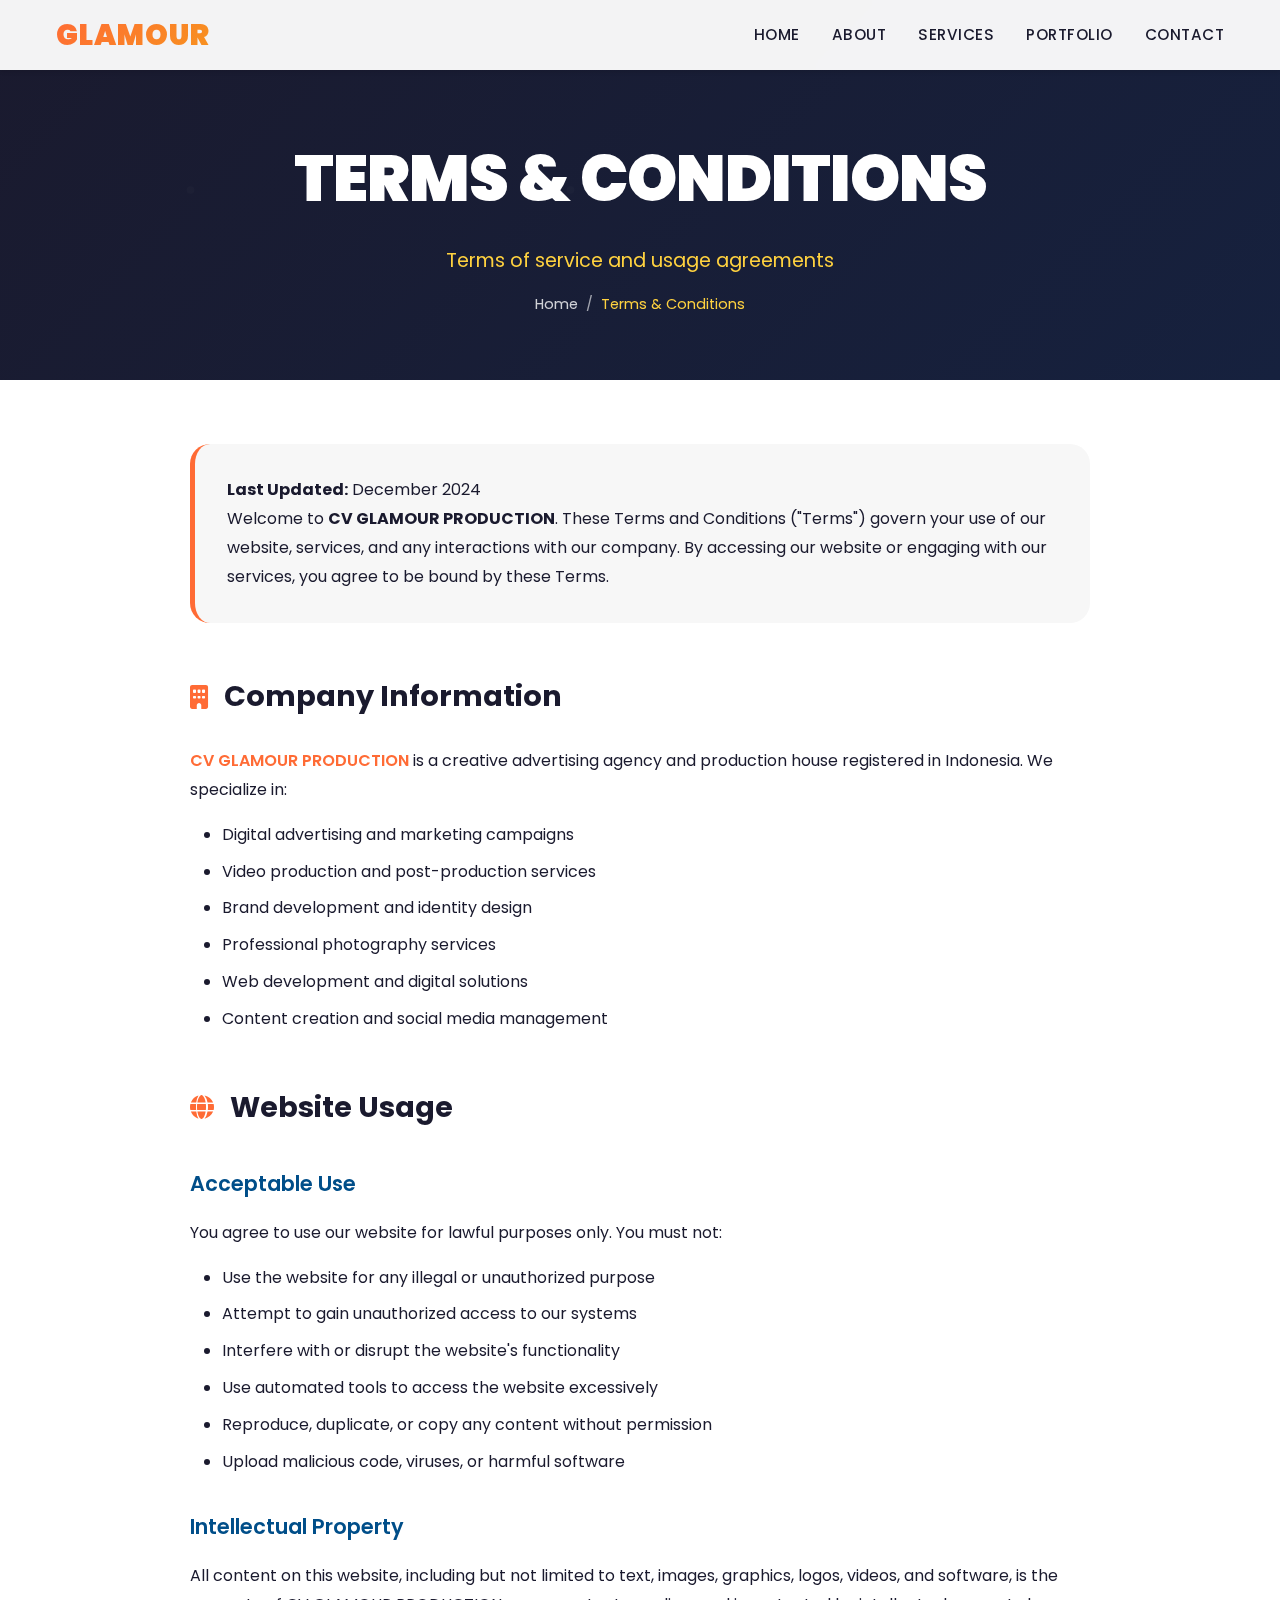
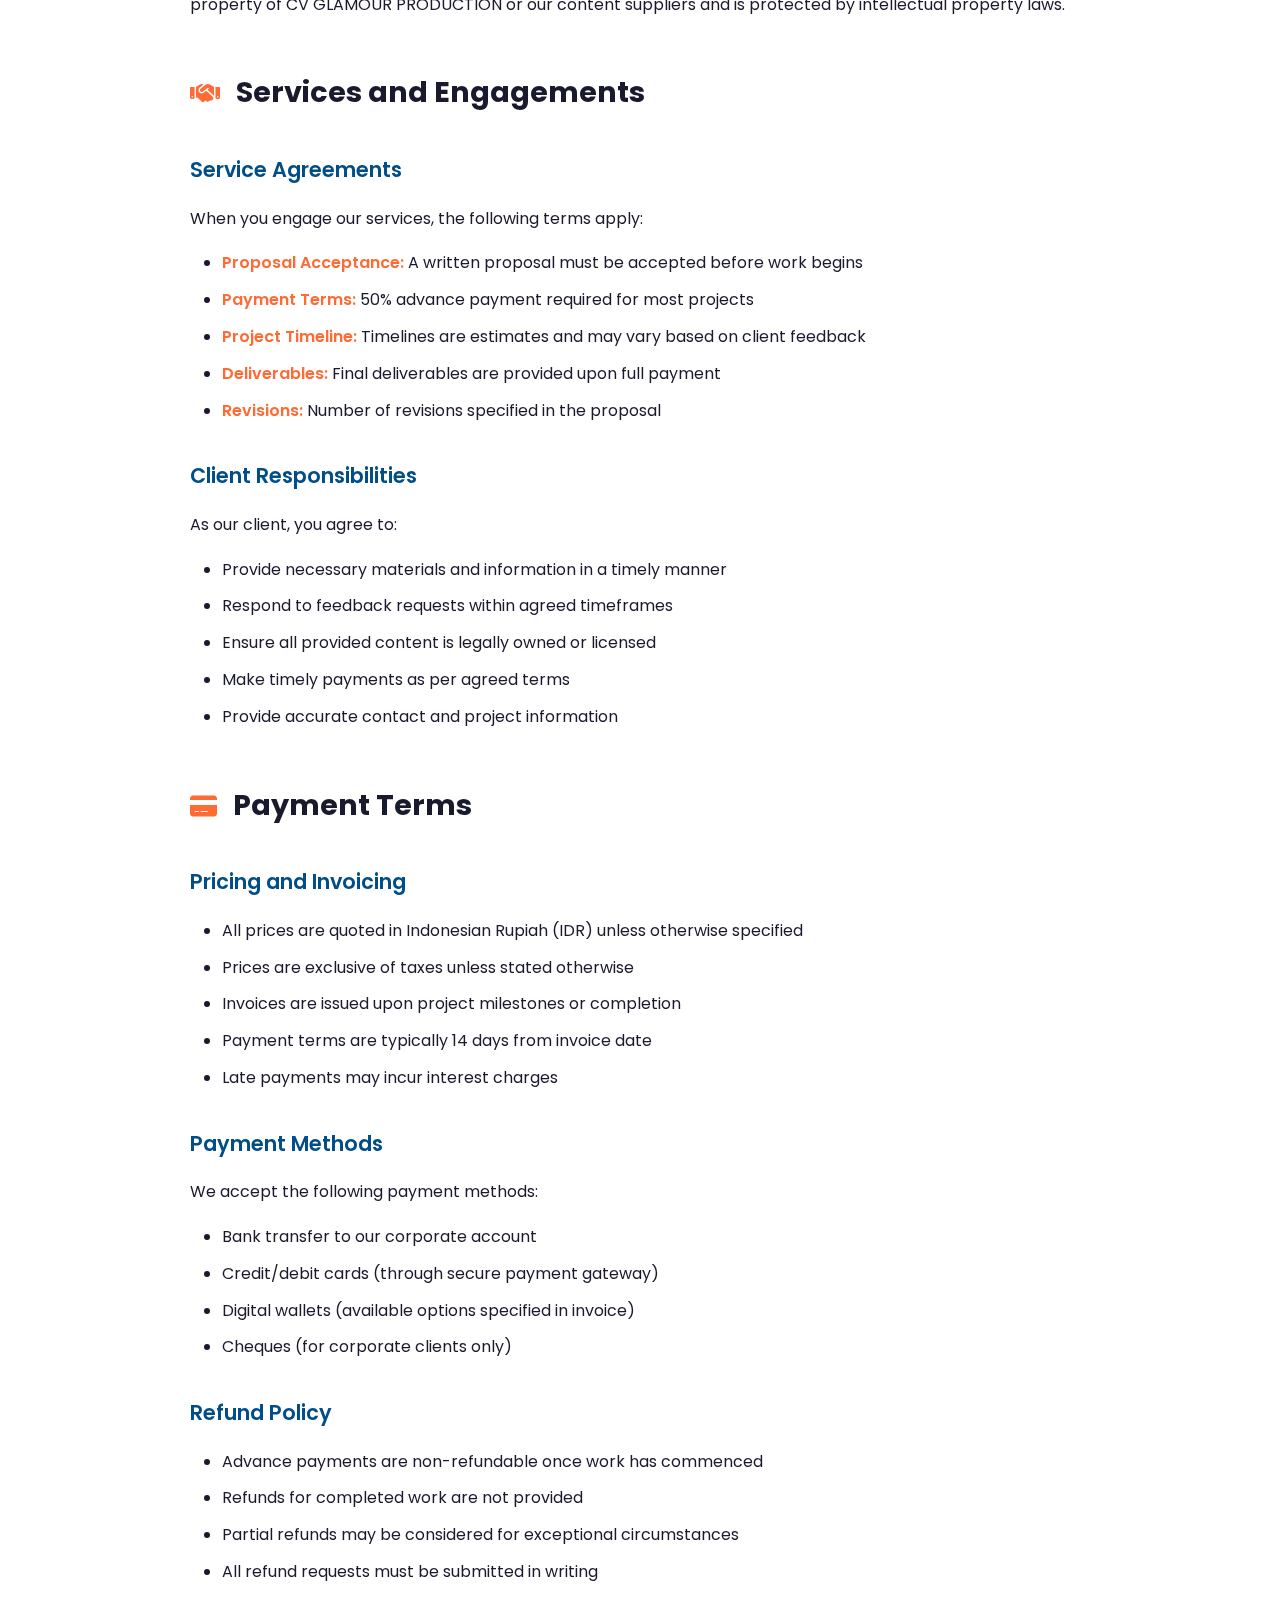
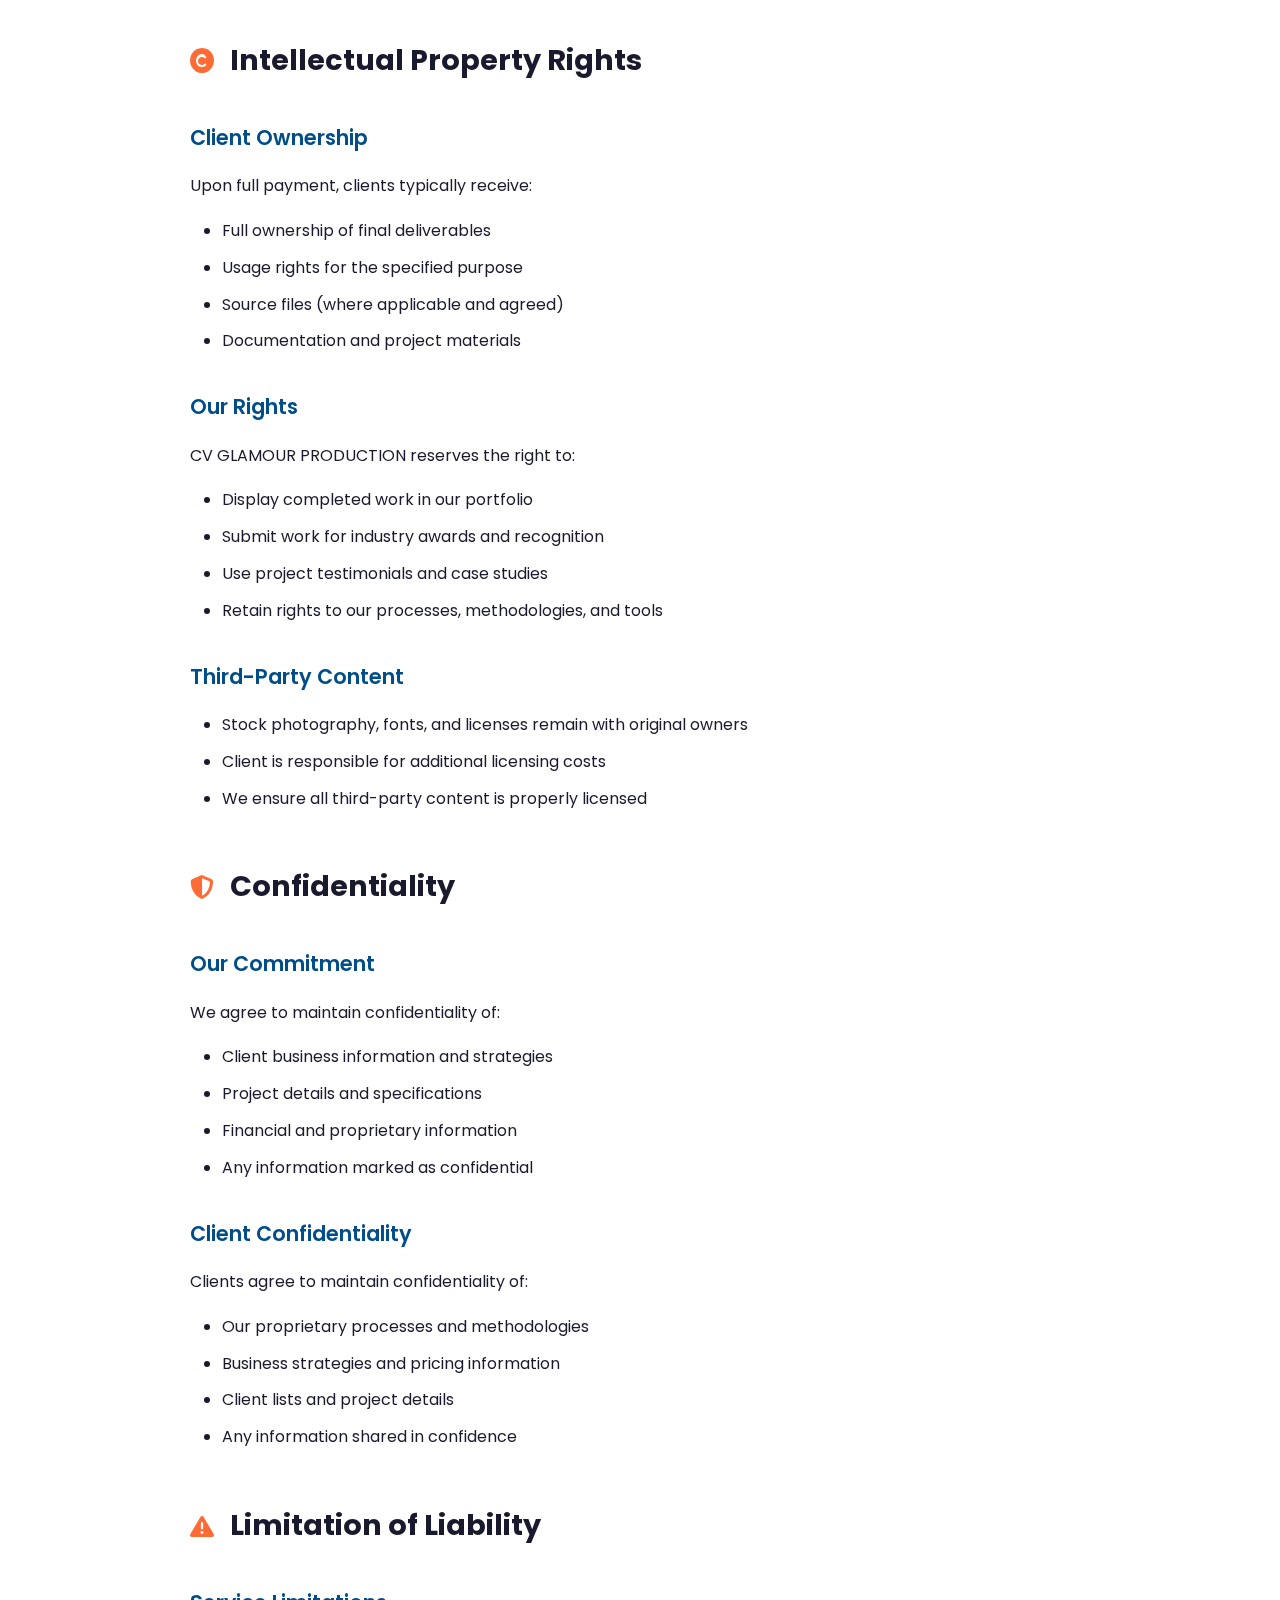
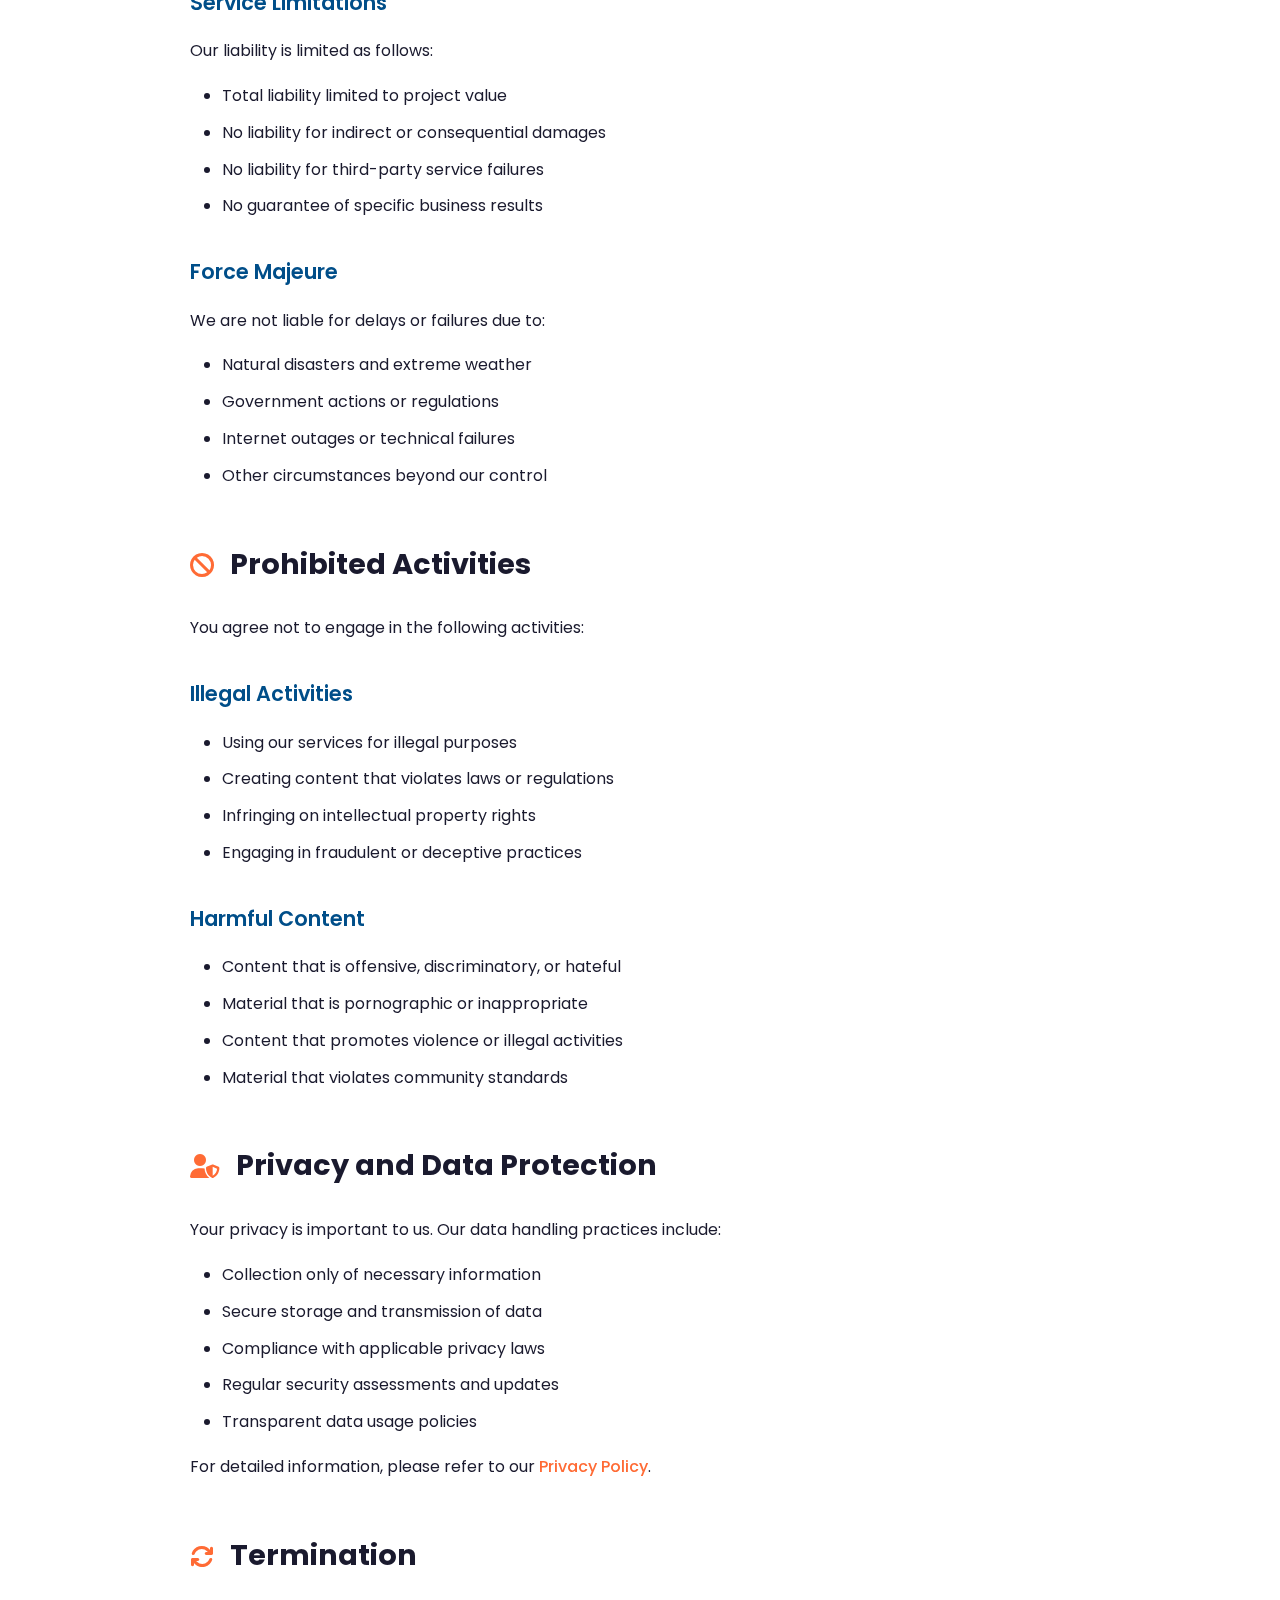
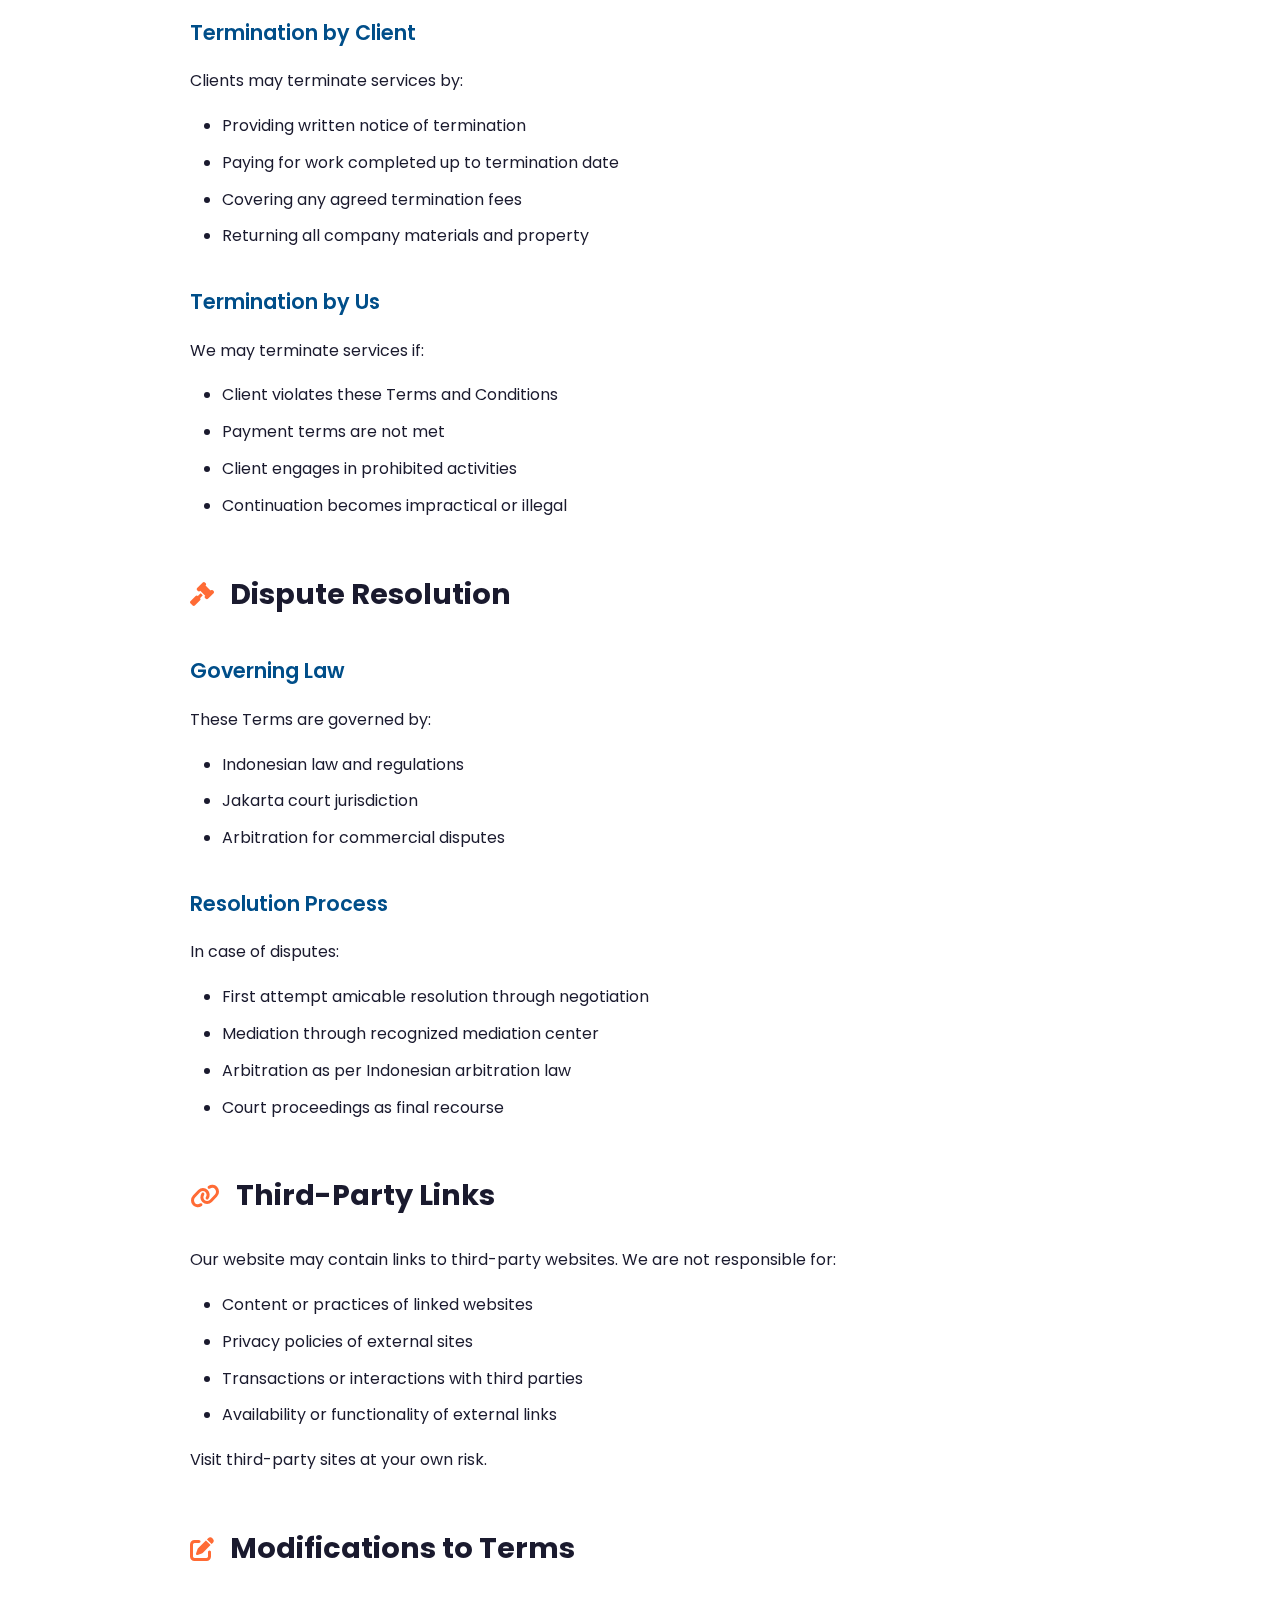
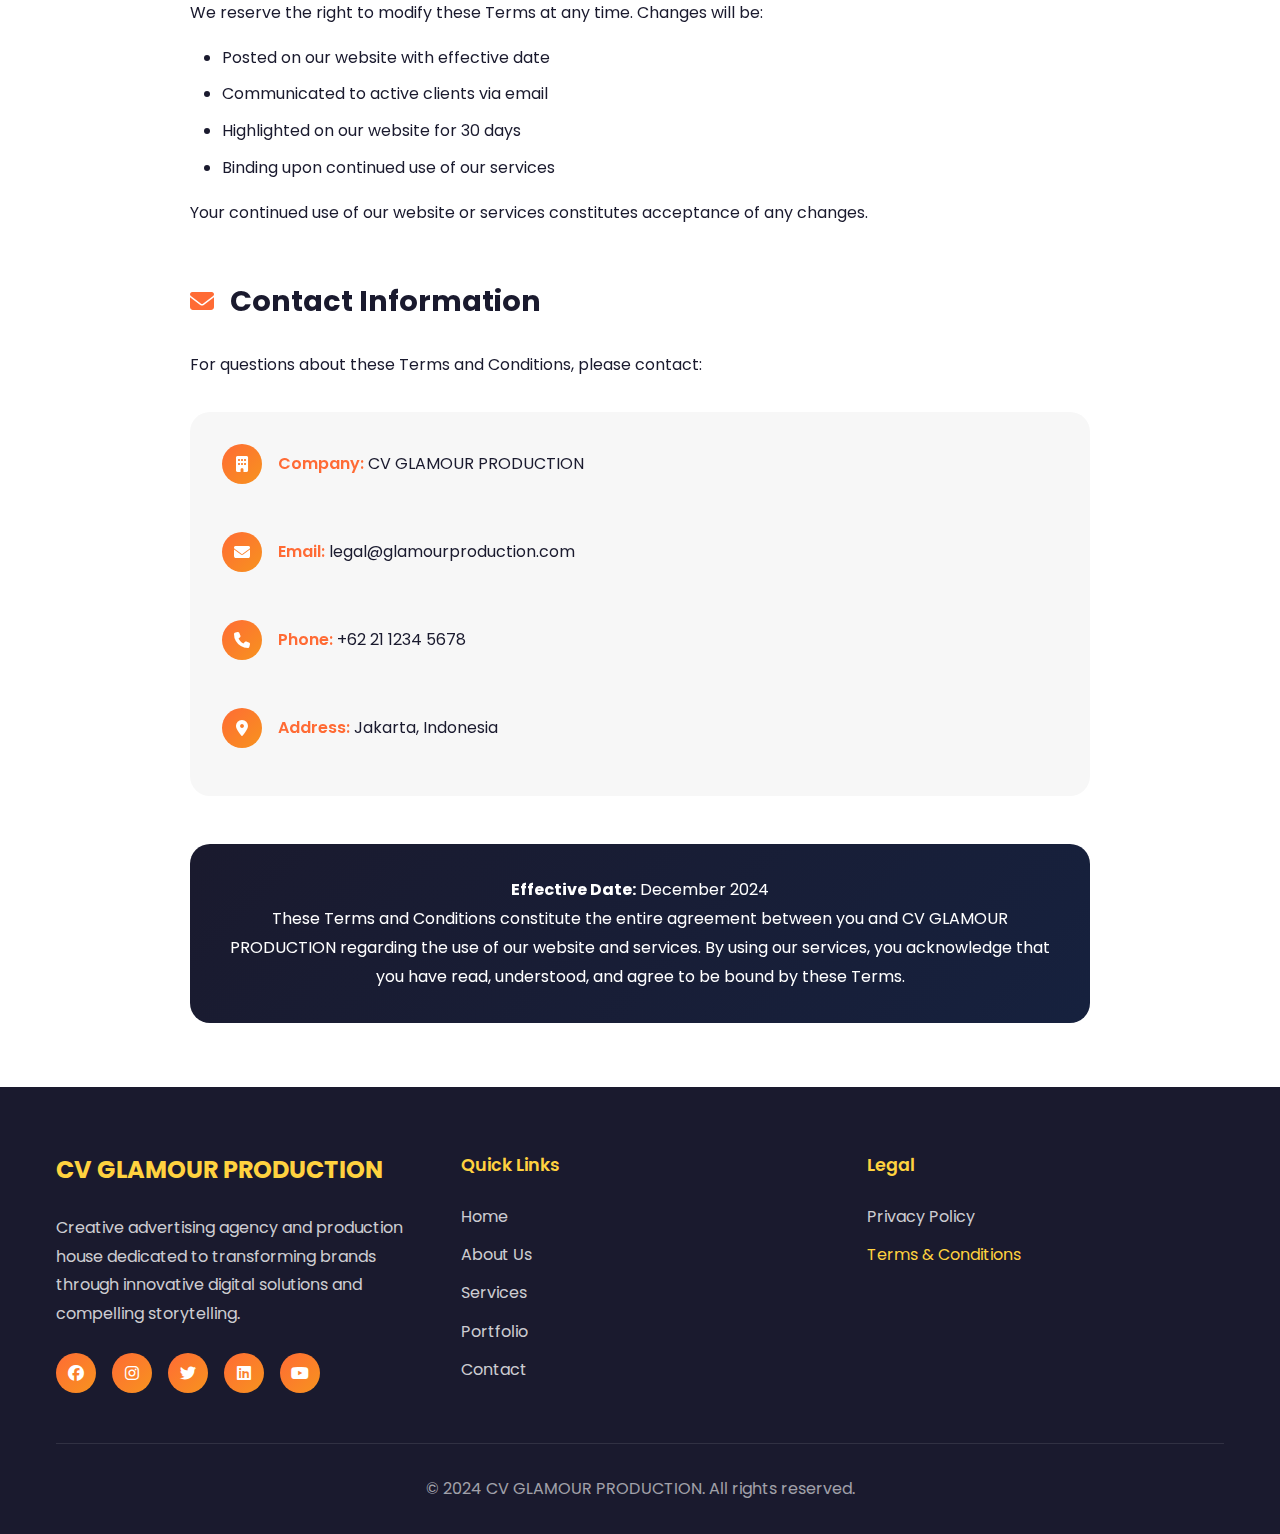
<file: terms.html>
<!DOCTYPE html>
<html lang="id">
<head>
    <meta charset="UTF-8">
    <meta name="viewport" content="width=device-width, initial-scale=1.0">
    <title>Terms & Conditions - CV GLAMOUR PRODUCTION</title>
    <meta name="description" content="Terms and Conditions for CV GLAMOUR PRODUCTION - Read our terms of service and usage agreements">
    <meta name="robots" content="index, follow">
    <meta name="facebook-domain-verification" content="q8xgmjs6vqgrojuu4h9hx271dihsnv" />

    <!-- Favicon -->
    <link rel="icon" type="image/x-icon" href="favicon.ico">
    
    <!-- CSS -->
    <link rel="stylesheet" href="styles.css">
    
    <!-- Google Fonts -->
    <link href="https://fonts.googleapis.com/css2?family=Poppins:wght@300;400;500;600;700;800;900&display=swap" rel="stylesheet">
    
    <!-- Font Awesome -->
    <link rel="stylesheet" href="https://cdnjs.cloudflare.com/ajax/libs/font-awesome/6.4.0/css/all.min.css">
    
    <!-- AOS Animation -->
    <link href="https://unpkg.com/aos@2.3.1/dist/aos.css" rel="stylesheet">
</head>
<body>
    <!-- Navigation -->
    <nav class="navbar" id="navbar">
        <div class="nav-container">
            <div class="nav-logo">
                <h2>GLAMOUR</h2>
            </div>
            <ul class="nav-menu" id="nav-menu">
                <li class="nav-item">
                    <a href="index.html" class="nav-link">Home</a>
                </li>
                <li class="nav-item">
                    <a href="index.html#about" class="nav-link">About</a>
                </li>
                <li class="nav-item">
                    <a href="index.html#services" class="nav-link">Services</a>
                </li>
                <li class="nav-item">
                    <a href="index.html#portfolio" class="nav-link">Portfolio</a></li>
                <li class="nav-item">
                    <a href="index.html#contact" class="nav-link">Contact</a>
                </li>
            </ul>
            <div class="nav-toggle" id="nav-toggle">
                <span class="bar"></span>
                <span class="bar"></span>
                <span class="bar"></span>
            </div>
        </div>
    </nav>

    <!-- Page Header -->
    <section class="page-header">
        <div class="container">
            <div class="page-header-content" data-aos="fade-up">
                <h1 class="page-title">Terms & Conditions</h1>
                <p class="page-subtitle">Terms of service and usage agreements</p>
                <nav class="breadcrumb">
                    <a href="index.html">Home</a>
                    <span class="breadcrumb-separator">/</span>
                    <span class="breadcrumb-current">Terms & Conditions</span>
                </nav>
            </div>
        </div>
    </section>

    <!-- Terms Content -->
    <section class="terms-conditions">
        <div class="container">
            <div class="terms-content" data-aos="fade-up">
                <div class="terms-intro">
                    <p><strong>Last Updated:</strong> December 2024</p>
                    <p>Welcome to <strong>CV GLAMOUR PRODUCTION</strong>. These Terms and Conditions ("Terms") govern your use of our website, services, and any interactions with our company. By accessing our website or engaging with our services, you agree to be bound by these Terms.</p>
                </div>

                <div class="terms-section">
                    <h2><i class="fas fa-building"></i> Company Information</h2>
                    <p><strong>CV GLAMOUR PRODUCTION</strong> is a creative advertising agency and production house registered in Indonesia. We specialize in:</p>
                    <ul>
                        <li>Digital advertising and marketing campaigns</li>
                        <li>Video production and post-production services</li>
                        <li>Brand development and identity design</li>
                        <li>Professional photography services</li>
                        <li>Web development and digital solutions</li>
                        <li>Content creation and social media management</li>
                    </ul>
                </div>

                <div class="terms-section">
                    <h2><i class="fas fa-globe"></i> Website Usage</h2>
                    
                    <h3>Acceptable Use</h3>
                    <p>You agree to use our website for lawful purposes only. You must not:</p>
                    <ul>
                        <li>Use the website for any illegal or unauthorized purpose</li>
                        <li>Attempt to gain unauthorized access to our systems</li>
                        <li>Interfere with or disrupt the website's functionality</li>
                        <li>Use automated tools to access the website excessively</li>
                        <li>Reproduce, duplicate, or copy any content without permission</li>
                        <li>Upload malicious code, viruses, or harmful software</li>
                    </ul>

                    <h3>Intellectual Property</h3>
                    <p>All content on this website, including but not limited to text, images, graphics, logos, videos, and software, is the property of CV GLAMOUR PRODUCTION or our content suppliers and is protected by intellectual property laws.</p>
                </div>

                <div class="terms-section">
                    <h2><i class="fas fa-handshake"></i> Services and Engagements</h2>
                    
                    <h3>Service Agreements</h3>
                    <p>When you engage our services, the following terms apply:</p>
                    <ul>
                        <li><strong>Proposal Acceptance:</strong> A written proposal must be accepted before work begins</li>
                        <li><strong>Payment Terms:</strong> 50% advance payment required for most projects</li>
                        <li><strong>Project Timeline:</strong> Timelines are estimates and may vary based on client feedback</li>
                        <li><strong>Deliverables:</strong> Final deliverables are provided upon full payment</li>
                        <li><strong>Revisions:</strong> Number of revisions specified in the proposal</li>
                    </ul>

                    <h3>Client Responsibilities</h3>
                    <p>As our client, you agree to:</p>
                    <ul>
                        <li>Provide necessary materials and information in a timely manner</li>
                        <li>Respond to feedback requests within agreed timeframes</li>
                        <li>Ensure all provided content is legally owned or licensed</li>
                        <li>Make timely payments as per agreed terms</li>
                        <li>Provide accurate contact and project information</li>
                    </ul>
                </div>

                <div class="terms-section">
                    <h2><i class="fas fa-credit-card"></i> Payment Terms</h2>
                    
                    <h3>Pricing and Invoicing</h3>
                    <ul>
                        <li>All prices are quoted in Indonesian Rupiah (IDR) unless otherwise specified</li>
                        <li>Prices are exclusive of taxes unless stated otherwise</li>
                        <li>Invoices are issued upon project milestones or completion</li>
                        <li>Payment terms are typically 14 days from invoice date</li>
                        <li>Late payments may incur interest charges</li>
                    </ul>

                    <h3>Payment Methods</h3>
                    <p>We accept the following payment methods:</p>
                    <ul>
                        <li>Bank transfer to our corporate account</li>
                        <li>Credit/debit cards (through secure payment gateway)</li>
                        <li>Digital wallets (available options specified in invoice)</li>
                        <li>Cheques (for corporate clients only)</li>
                    </ul>

                    <h3>Refund Policy</h3>
                    <ul>
                        <li>Advance payments are non-refundable once work has commenced</li>
                        <li>Refunds for completed work are not provided</li>
                        <li>Partial refunds may be considered for exceptional circumstances</li>
                        <li>All refund requests must be submitted in writing</li>
                    </ul>
                </div>

                <div class="terms-section">
                    <h2><i class="fas fa-copyright"></i> Intellectual Property Rights</h2>
                    
                    <h3>Client Ownership</h3>
                    <p>Upon full payment, clients typically receive:</p>
                    <ul>
                        <li>Full ownership of final deliverables</li>
                        <li>Usage rights for the specified purpose</li>
                        <li>Source files (where applicable and agreed)</li>
                        <li>Documentation and project materials</li>
                    </ul>

                    <h3>Our Rights</h3>
                    <p>CV GLAMOUR PRODUCTION reserves the right to:</p>
                    <ul>
                        <li>Display completed work in our portfolio</li>
                        <li>Submit work for industry awards and recognition</li>
                        <li>Use project testimonials and case studies</li>
                        <li>Retain rights to our processes, methodologies, and tools</li>
                    </ul>

                    <h3>Third-Party Content</h3>
                    <ul>
                        <li>Stock photography, fonts, and licenses remain with original owners</li>
                        <li>Client is responsible for additional licensing costs</li>
                        <li>We ensure all third-party content is properly licensed</li>
                    </ul>
                </div>

                <div class="terms-section">
                    <h2><i class="fas fa-shield-alt"></i> Confidentiality</h2>
                    
                    <h3>Our Commitment</h3>
                    <p>We agree to maintain confidentiality of:</p>
                    <ul>
                        <li>Client business information and strategies</li>
                        <li>Project details and specifications</li>
                        <li>Financial and proprietary information</li>
                        <li>Any information marked as confidential</li>
                    </ul>

                    <h3>Client Confidentiality</h3>
                    <p>Clients agree to maintain confidentiality of:</p>
                    <ul>
                        <li>Our proprietary processes and methodologies</li>
                        <li>Business strategies and pricing information</li>
                        <li>Client lists and project details</li>
                        <li>Any information shared in confidence</li>
                    </ul>
                </div>

                <div class="terms-section">
                    <h2><i class="fas fa-exclamation-triangle"></i> Limitation of Liability</h2>
                    
                    <h3>Service Limitations</h3>
                    <p>Our liability is limited as follows:</p>
                    <ul>
                        <li>Total liability limited to project value</li>
                        <li>No liability for indirect or consequential damages</li>
                        <li>No liability for third-party service failures</li>
                        <li>No guarantee of specific business results</li>
                    </ul>

                    <h3>Force Majeure</h3>
                    <p>We are not liable for delays or failures due to:</p>
                    <ul>
                        <li>Natural disasters and extreme weather</li>
                        <li>Government actions or regulations</li>
                        <li>Internet outages or technical failures</li>
                        <li>Other circumstances beyond our control</li>
                    </ul>
                </div>

                <div class="terms-section">
                    <h2><i class="fas fa-ban"></i> Prohibited Activities</h2>
                    <p>You agree not to engage in the following activities:</p>
                    
                    <h3>Illegal Activities</h3>
                    <ul>
                        <li>Using our services for illegal purposes</li>
                        <li>Creating content that violates laws or regulations</li>
                        <li>Infringing on intellectual property rights</li>
                        <li>Engaging in fraudulent or deceptive practices</li>
                    </ul>

                    <h3>Harmful Content</h3>
                    <ul>
                        <li>Content that is offensive, discriminatory, or hateful</li>
                        <li>Material that is pornographic or inappropriate</li>
                        <li>Content that promotes violence or illegal activities</li>
                        <li>Material that violates community standards</li>
                    </ul>
                </div>

                <div class="terms-section">
                    <h2><i class="fas fa-user-shield"></i> Privacy and Data Protection</h2>
                    <p>Your privacy is important to us. Our data handling practices include:</p>
                    <ul>
                        <li>Collection only of necessary information</li>
                        <li>Secure storage and transmission of data</li>
                        <li>Compliance with applicable privacy laws</li>
                        <li>Regular security assessments and updates</li>
                        <li>Transparent data usage policies</li>
                    </ul>
                    <p>For detailed information, please refer to our <a href="privacy.html">Privacy Policy</a>.</p>
                </div>

                <div class="terms-section">
                    <h2><i class="fas fa-sync"></i> Termination</h2>
                    
                    <h3>Termination by Client</h3>
                    <p>Clients may terminate services by:</p>
                    <ul>
                        <li>Providing written notice of termination</li>
                        <li>Paying for work completed up to termination date</li>
                        <li>Covering any agreed termination fees</li>
                        <li>Returning all company materials and property</li>
                    </ul>

                    <h3>Termination by Us</h3>
                    <p>We may terminate services if:</p>
                    <ul>
                        <li>Client violates these Terms and Conditions</li>
                        <li>Payment terms are not met</li>
                        <li>Client engages in prohibited activities</li>
                        <li>Continuation becomes impractical or illegal</li>
                    </ul>
                </div>

                <div class="terms-section">
                    <h2><i class="fas fa-gavel"></i> Dispute Resolution</h2>
                    
                    <h3>Governing Law</h3>
                    <p>These Terms are governed by:</p>
                    <ul>
                        <li>Indonesian law and regulations</li>
                        <li>Jakarta court jurisdiction</li>
                        <li>Arbitration for commercial disputes</li>
                    </ul>

                    <h3>Resolution Process</h3>
                    <p>In case of disputes:</p>
                    <ul>
                        <li>First attempt amicable resolution through negotiation</li>
                        <li>Mediation through recognized mediation center</li>
                        <li>Arbitration as per Indonesian arbitration law</li>
                        <li>Court proceedings as final recourse</li>
                    </ul>
                </div>

                <div class="terms-section">
                    <h2><i class="fas fa-link"></i> Third-Party Links</h2>
                    <p>Our website may contain links to third-party websites. We are not responsible for:</p>
                    <ul>
                        <li>Content or practices of linked websites</li>
                        <li>Privacy policies of external sites</li>
                        <li>Transactions or interactions with third parties</li>
                        <li>Availability or functionality of external links</li>
                    </ul>
                    <p>Visit third-party sites at your own risk.</p>
                </div>

                <div class="terms-section">
                    <h2><i class="fas fa-edit"></i> Modifications to Terms</h2>
                    <p>We reserve the right to modify these Terms at any time. Changes will be:</p>
                    <ul>
                        <li>Posted on our website with effective date</li>
                        <li>Communicated to active clients via email</li>
                        <li>Highlighted on our website for 30 days</li>
                        <li>Binding upon continued use of our services</li>
                    </ul>
                    <p>Your continued use of our website or services constitutes acceptance of any changes.</p>
                </div>

                <div class="terms-section">
                    <h2><i class="fas fa-envelope"></i> Contact Information</h2>
                    <p>For questions about these Terms and Conditions, please contact:</p>
                    
                    <div class="contact-info">
                        <div class="contact-item">
                            <i class="fas fa-building"></i>
                            <div>
                                <strong>Company:</strong> CV GLAMOUR PRODUCTION
                            </div>
                        </div>
                        <div class="contact-item">
                            <i class="fas fa-envelope"></i>
                            <div>
                                <strong>Email:</strong> legal@glamourproduction.com
                            </div>
                        </div>
                        <div class="contact-item">
                            <i class="fas fa-phone"></i>
                            <div>
                                <strong>Phone:</strong> +62 21 1234 5678
                            </div>
                        </div>
                        <div class="contact-item">
                            <i class="fas fa-map-marker-alt"></i>
                            <div>
                                <strong>Address:</strong> Jakarta, Indonesia
                            </div>
                        </div>
                    </div>
                </div>

                <div class="terms-footer">
                    <p><strong>Effective Date:</strong> December 2024</p>
                    <p>These Terms and Conditions constitute the entire agreement between you and CV GLAMOUR PRODUCTION regarding the use of our website and services. By using our services, you acknowledge that you have read, understood, and agree to be bound by these Terms.</p>
                </div>
            </div>
        </div>
    </section>

    <!-- Footer -->
    <footer class="footer">
        <div class="container">
            <div class="footer-content">
                <div class="footer-section">
                    <h3>CV GLAMOUR PRODUCTION</h3>
                    <p>Creative advertising agency and production house dedicated to transforming brands through innovative digital solutions and compelling storytelling.</p>
                    <div class="social-links">
                        <a href="#"><i class="fab fa-facebook"></i></a>
                        <a href="#"><i class="fab fa-instagram"></i></a>
                        <a href="#"><i class="fab fa-twitter"></i></a>
                        <a href="#"><i class="fab fa-linkedin"></i></a>
                        <a href="#"><i class="fab fa-youtube"></i></a>
                    </div>
                </div>
                
                <div class="footer-section">
                    <h4>Quick Links</h4>
                    <ul>
                        <li><a href="index.html">Home</a></li>
                        <li><a href="index.html#about">About Us</a></li>
                        <li><a href="index.html#services">Services</a></li>
                        <li><a href="index.html#portfolio">Portfolio</a></li>
                        <li><a href="index.html#contact">Contact</a></li>
                    </ul>
                </div>
                
                <div class="footer-section">
                    <h4>Legal</h4>
                    <ul>
                        <li><a href="privacy.html">Privacy Policy</a></li>
                        <li><a href="terms.html" class="active">Terms & Conditions</a></li>
                    </ul>
                </div>
            </div>
            
            <div class="footer-bottom">
                <p>&copy; 2024 CV GLAMOUR PRODUCTION. All rights reserved.</p>
            </div>
        </div>
    </footer>

    <!-- Back to Top Button -->
    <button id="backToTop" class="back-to-top">
        <i class="fas fa-arrow-up"></i>
    </button>

    <!-- JavaScript -->
    <script src="https://unpkg.com/aos@2.3.1/dist/aos.js"></script>
    <script src="script.js"></script>
</body>
</html>
</file>
<file: styles.css>
/* ===== CSS Variables ===== */
:root {
  /* Colors - Creative & Vibrant Palette */
  --primary-color: #FF6B35;        /* Vibrant Orange */
  --secondary-color: #004E89;      /* Deep Blue */
  --accent-color: #FFD23F;         /* Bright Yellow */
  --dark-color: #1A1A2E;           /* Dark Navy */
  --light-color: #F7F7F7;          /* Light Gray */
  --white: #FFFFFF;
  --black: #000000;
  
  /* Gradient Colors */
  --gradient-1: linear-gradient(135deg, #FF6B35 0%, #F7931E 100%);
  --gradient-2: linear-gradient(135deg, #004E89 0%, #0099CC 100%);
  --gradient-3: linear-gradient(135deg, #FFD23F 0%, #FF6B35 100%);
  --gradient-4: linear-gradient(135deg, #667EEA 0%, #764BA2 100%);
  --gradient-5: linear-gradient(135deg, #F093FB 0%, #F5576C 100%);
  --gradient-dark: linear-gradient(135deg, #1A1A2E 0%, #16213E 100%);
  
  /* Typography */
  --font-primary: 'Poppins', sans-serif;
  --font-weight-light: 300;
  --font-weight-normal: 400;
  --font-weight-medium: 500;
  --font-weight-semibold: 600;
  --font-weight-bold: 700;
  --font-weight-extrabold: 800;
  --font-weight-black: 900;
  
  /* Spacing */
  --spacing-xs: 0.5rem;
  --spacing-sm: 1rem;
  --spacing-md: 2rem;
  --spacing-lg: 3rem;
  --spacing-xl: 4rem;
  --spacing-xxl: 5rem;
  
  /* Border Radius */
  --radius-sm: 8px;
  --radius-md: 12px;
  --radius-lg: 20px;
  --radius-xl: 30px;
  --radius-full: 50%;
  
  /* Shadows */
  --shadow-sm: 0 2px 4px rgba(0, 0, 0, 0.1);
  --shadow-md: 0 4px 6px rgba(0, 0, 0, 0.1);
  --shadow-lg: 0 10px 15px rgba(0, 0, 0, 0.1);
  --shadow-xl: 0 20px 25px rgba(0, 0, 0, 0.1);
  --shadow-colored: 0 10px 30px rgba(255, 107, 53, 0.3);
  
  /* Transitions */
  --transition-fast: 0.3s ease;
  --transition-normal: 0.5s ease;
  --transition-slow: 0.7s ease;
  
  /* Container */
  --container-max-width: 1200px;
  --container-padding: 1rem;
}

/* ===== Reset & Base Styles ===== */
* {
  margin: 0;
  padding: 0;
  box-sizing: border-box;
}

html {
  scroll-behavior: smooth;
  font-size: 16px;
}

body {
  font-family: var(--font-primary);
  font-weight: var(--font-weight-normal);
  line-height: 1.6;
  color: var(--dark-color);
  background-color: var(--white);
  overflow-x: hidden;
}

/* ===== Container ===== */
.container {
  max-width: var(--container-max-width);
  margin: 0 auto;
  padding: 0 var(--container-padding);
}

/* ===== Loading Screen ===== */
.loader {
  position: fixed;
  top: 0;
  left: 0;
  width: 100%;
  height: 100%;
  background: var(--gradient-dark);
  display: flex;
  align-items: center;
  justify-content: center;
  z-index: 10000;
  transition: opacity 0.5s ease, visibility 0.5s ease;
}

.loader.hidden {
  opacity: 0;
  visibility: hidden;
}

.loader-content {
  text-align: center;
}

.loader-logo h1 {
  font-size: 3rem;
  font-weight: var(--font-weight-black);
  color: var(--white);
  margin-bottom: 1rem;
  letter-spacing: 2px;
}

.loader-bar {
  width: 200px;
  height: 4px;
  background: rgba(255, 255, 255, 0.2);
  border-radius: var(--radius-full);
  overflow: hidden;
  position: relative;
}

.loader-bar::after {
  content: '';
  position: absolute;
  top: 0;
  left: 0;
  width: 100%;
  height: 100%;
  background: var(--gradient-1);
  animation: loading 2s ease-in-out infinite;
}

@keyframes loading {
  0% { transform: translateX(-100%); }
  50% { transform: translateX(0); }
  100% { transform: translateX(100%); }
}

/* ===== Navigation ===== */
.navbar {
  position: fixed;
  top: 0;
  left: 0;
  width: 100%;
  background: rgba(255, 255, 255, 0.95);
  backdrop-filter: blur(10px);
  z-index: 1000;
  transition: all var(--transition-normal);
  box-shadow: var(--shadow-sm);
}

.navbar.scrolled {
  background: rgba(255, 255, 255, 0.98);
  box-shadow: var(--shadow-md);
}

.nav-container {
  max-width: var(--container-max-width);
  margin: 0 auto;
  padding: 0 var(--container-padding);
  display: flex;
  align-items: center;
  justify-content: space-between;
  height: 70px;
}

.nav-logo h2 {
  font-size: 1.8rem;
  font-weight: var(--font-weight-black);
  background: var(--gradient-1);
  -webkit-background-clip: text;
  -webkit-text-fill-color: transparent;
  background-clip: text;
  letter-spacing: 1px;
}

.nav-menu {
  display: flex;
  list-style: none;
  gap: 2rem;
}

.nav-link {
  text-decoration: none;
  color: var(--dark-color);
  font-weight: var(--font-weight-medium);
  font-size: 0.95rem;
  position: relative;
  transition: color var(--transition-fast);
  text-transform: uppercase;
  letter-spacing: 0.5px;
}

.nav-link::after {
  content: '';
  position: absolute;
  bottom: -5px;
  left: 0;
  width: 0;
  height: 3px;
  background: var(--gradient-1);
  transition: width var(--transition-fast);
}

.nav-link:hover {
  color: var(--primary-color);
}

.nav-link:hover::after {
  width: 100%;
}

.nav-toggle {
  display: none;
  flex-direction: column;
  cursor: pointer;
  gap: 4px;
}

.bar {
  width: 25px;
  height: 3px;
  background: var(--dark-color);
  transition: all var(--transition-fast);
  border-radius: var(--radius-sm);
}

/* ===== Hero Section ===== */
.hero {
  position: relative;
  min-height: 100vh;
  display: flex;
  align-items: center;
  overflow: hidden;
  margin-top: 70px;
}

.hero-bg {
  position: absolute;
  top: 0;
  left: 0;
  width: 100%;
  height: 100%;
  background: var(--gradient-dark);
  z-index: -2;
}

.hero-bg::before {
  content: '';
  position: absolute;
  top: 0;
  left: 0;
  width: 100%;
  height: 100%;
  background: url('data:image/svg+xml,<svg xmlns="http://www.w3.org/2000/svg" viewBox="0 0 100 100"><defs><pattern id="grain" width="100" height="100" patternUnits="userSpaceOnUse"><circle cx="50" cy="50" r="1" fill="rgba(255,255,255,0.03)"/></pattern></defs><rect width="100" height="100" fill="url(%23grain)"/></svg>');
  opacity: 0.5;
}

.hero-overlay {
  position: absolute;
  top: 0;
  left: 0;
  width: 100%;
  height: 100%;
  background: radial-gradient(circle at 20% 50%, rgba(255, 107, 53, 0.3) 0%, transparent 50%),
              radial-gradient(circle at 80% 50%, rgba(0, 78, 137, 0.3) 0%, transparent 50%);
  z-index: -1;
}

.hero-content {
  display: grid;
  grid-template-columns: 1fr 1fr;
  gap: 4rem;
  align-items: center;
  max-width: var(--container-max-width);
  margin: 0 auto;
  padding: 0 var(--container-padding);
  position: relative;
  z-index: 1;
}

.hero-text {
  color: var(--white);
}

.hero-title {
  font-size: clamp(2.5rem, 5vw, 4rem);
  font-weight: var(--font-weight-black);
  line-height: 1.1;
  margin-bottom: 1.5rem;
  text-transform: uppercase;
  letter-spacing: -1px;
}

.gradient-text {
  display: block;
  background: var(--gradient-1);
  -webkit-background-clip: text;
  -webkit-text-fill-color: transparent;
  background-clip: text;
  animation: gradient-shift 3s ease-in-out infinite;
}

@keyframes gradient-shift {
  0%, 100% { background-position: 0% 50%; }
  50% { background-position: 100% 50%; }
}

.hero-subtitle {
  font-size: 1.5rem;
  font-weight: var(--font-weight-medium);
  color: var(--accent-color);
  margin-bottom: 1rem;
  text-transform: uppercase;
  letter-spacing: 2px;
}

.hero-description {
  font-size: 1.1rem;
  line-height: 1.8;
  margin-bottom: 2.5rem;
  color: rgba(255, 255, 255, 0.9);
  max-width: 500px;
}

.hero-buttons {
  display: flex;
  gap: 1.5rem;
  flex-wrap: wrap;
}

.hero-visual {
  position: relative;
  height: 500px;
}

.floating-elements {
  position: relative;
  width: 100%;
  height: 100%;
}

.float-element {
  position: absolute;
  border-radius: var(--radius-lg);
  background: var(--gradient-1);
  opacity: 0.8;
  animation: float 6s ease-in-out infinite;
}

.element-1 {
  width: 120px;
  height: 120px;
  top: 20%;
  left: 20%;
  background: var(--gradient-3);
  animation-delay: 0s;
}

.element-2 {
  width: 80px;
  height: 80px;
  top: 60%;
  right: 30%;
  background: var(--gradient-4);
  animation-delay: 2s;
}

.element-3 {
  width: 150px;
  height: 150px;
  bottom: 10%;
  left: 50%;
  background: var(--gradient-5);
  animation-delay: 4s;
}

@keyframes float {
  0%, 100% { transform: translateY(0) rotate(0deg); }
  25% { transform: translateY(-20px) rotate(5deg); }
  50% { transform: translateY(0) rotate(-5deg); }
  75% { transform: translateY(20px) rotate(3deg); }
}

.scroll-indicator {
  position: absolute;
  bottom: 2rem;
  left: 50%;
  transform: translateX(-50%);
  z-index: 2;
}

.scroll-arrow {
  width: 30px;
  height: 50px;
  border: 2px solid rgba(255, 255, 255, 0.5);
  border-radius: var(--radius-xl);
  position: relative;
  animation: bounce 2s infinite;
}

.scroll-arrow::before {
  content: '';
  position: absolute;
  top: 10px;
  left: 50%;
  transform: translateX(-50%);
  width: 6px;
  height: 6px;
  background: var(--white);
  border-radius: var(--radius-full);
  animation: scroll 2s infinite;
}

@keyframes bounce {
  0%, 100% { transform: translateX(-50%) translateY(0); }
  50% { transform: translateX(-50%) translateY(10px); }
}

@keyframes scroll {
  0% { top: 10px; opacity: 1; }
  100% { top: 30px; opacity: 0; }
}

/* ===== Buttons ===== */
.btn {
  display: inline-block;
  padding: 1rem 2rem;
  border-radius: var(--radius-lg);
  text-decoration: none;
  font-weight: var(--font-weight-semibold);
  text-transform: uppercase;
  letter-spacing: 1px;
  transition: all var(--transition-fast);
  position: relative;
  overflow: hidden;
  border: none;
  cursor: pointer;
  font-size: 0.9rem;
}

.btn-primary {
  background: var(--gradient-1);
  color: var(--white);
  box-shadow: var(--shadow-colored);
}

.btn-primary:hover {
  transform: translateY(-2px);
  box-shadow: 0 15px 35px rgba(255, 107, 53, 0.4);
}

.btn-secondary {
  background: transparent;
  color: var(--white);
  border: 2px solid var(--white);
}

.btn-secondary:hover {
  background: var(--white);
  color: var(--primary-color);
  transform: translateY(-2px);
}

/* ===== Section Styles ===== */
section {
  padding: var(--spacing-xxl) 0;
}

.section-header {
  text-align: center;
  margin-bottom: var(--spacing-xl);
}

.section-title {
  font-size: clamp(2rem, 4vw, 3rem);
  font-weight: var(--font-weight-black);
  margin-bottom: 1rem;
  color: var(--dark-color);
}

.highlight {
  background: var(--gradient-1);
  -webkit-background-clip: text;
  -webkit-text-fill-color: transparent;
  background-clip: text;
}

.section-subtitle {
  font-size: 1.2rem;
  color: var(--secondary-color);
  font-weight: var(--font-weight-medium);
  max-width: 600px;
  margin: 0 auto;
}

/* ===== About Section ===== */
.about {
  background: var(--light-color);
  position: relative;
}

.about::before {
  content: '';
  position: absolute;
  top: 0;
  left: 0;
  width: 100%;
  height: 100%;
  background: url('data:image/svg+xml,<svg xmlns="http://www.w3.org/2000/svg" viewBox="0 0 100 100"><defs><pattern id="dots" width="20" height="20" patternUnits="userSpaceOnUse"><circle cx="10" cy="10" r="1" fill="rgba(255,107,53,0.1)"/></pattern></defs><rect width="100" height="100" fill="url(%23dots)"/></svg>');
  opacity: 0.3;
}

.about-content {
  display: grid;
  grid-template-columns: 1fr 1fr;
  gap: 4rem;
  align-items: center;
  position: relative;
  z-index: 1;
}

.about-text h3 {
  font-size: 2rem;
  font-weight: var(--font-weight-bold);
  margin-bottom: 1.5rem;
  color: var(--dark-color);
}

.about-text p {
  margin-bottom: 1.5rem;
  line-height: 1.8;
  color: var(--secondary-color);
}

.about-stats {
  display: grid;
  grid-template-columns: repeat(3, 1fr);
  gap: 2rem;
  margin-top: 2rem;
}

.stat-item {
  text-align: center;
  padding: 1.5rem;
  background: var(--white);
  border-radius: var(--radius-lg);
  box-shadow: var(--shadow-md);
  transition: transform var(--transition-fast);
}

.stat-item:hover {
  transform: translateY(-5px);
}

.stat-item h4 {
  font-size: 2.5rem;
  font-weight: var(--font-weight-black);
  background: var(--gradient-1);
  -webkit-background-clip: text;
  -webkit-text-fill-color: transparent;
  background-clip: text;
  margin-bottom: 0.5rem;
}

.stat-item p {
  font-weight: var(--font-weight-medium);
  color: var(--secondary-color);
  margin: 0;
}

.about-image {
  position: relative;
  height: 400px;
}

.image-placeholder {
  width: 100%;
  height: 100%;
  background: var(--gradient-2);
  border-radius: var(--radius-lg);
  display: flex;
  align-items: center;
  justify-content: center;
  font-size: 4rem;
  color: var(--white);
  box-shadow: var(--shadow-xl);
}

/* ===== Services Section ===== */
.services {
  background: var(--white);
}

.services-grid {
  display: grid;
  grid-template-columns: repeat(auto-fit, minmax(350px, 1fr));
  gap: 2rem;
}

.service-card {
  background: var(--white);
  padding: 2.5rem;
  border-radius: var(--radius-lg);
  box-shadow: var(--shadow-md);
  transition: all var(--transition-normal);
  position: relative;
  overflow: hidden;
  border: 2px solid transparent;
}

.service-card::before {
  content: '';
  position: absolute;
  top: 0;
  left: 0;
  width: 100%;
  height: 5px;
  background: var(--gradient-1);
  transform: scaleX(0);
  transition: transform var(--transition-fast);
}

.service-card:hover {
  transform: translateY(-10px);
  box-shadow: var(--shadow-xl);
  border-color: var(--primary-color);
}

.service-card:hover::before {
  transform: scaleX(1);
}

.service-icon {
  width: 70px;
  height: 70px;
  background: var(--gradient-1);
  border-radius: var(--radius-lg);
  display: flex;
  align-items: center;
  justify-content: center;
  margin-bottom: 1.5rem;
  font-size: 1.8rem;
  color: var(--white);
}

.service-card h3 {
  font-size: 1.5rem;
  font-weight: var(--font-weight-bold);
  margin-bottom: 1rem;
  color: var(--dark-color);
}

.service-card p {
  color: var(--secondary-color);
  margin-bottom: 1.5rem;
  line-height: 1.6;
}

.service-features {
  list-style: none;
}

.service-features li {
  padding: 0.5rem 0;
  color: var(--dark-color);
  position: relative;
  padding-left: 1.5rem;
}

.service-features li::before {
  content: '✓';
  position: absolute;
  left: 0;
  color: var(--primary-color);
  font-weight: var(--font-weight-bold);
}

/* ===== Portfolio Section ===== */
.portfolio {
  background: var(--light-color);
}

.portfolio-filters {
  display: flex;
  justify-content: center;
  gap: 1rem;
  margin-bottom: 3rem;
  flex-wrap: wrap;
}

.filter-btn {
  padding: 0.8rem 1.5rem;
  background: var(--white);
  border: 2px solid var(--primary-color);
  border-radius: var(--radius-lg);
  color: var(--primary-color);
  font-weight: var(--font-weight-medium);
  cursor: pointer;
  transition: all var(--transition-fast);
  text-transform: uppercase;
  letter-spacing: 0.5px;
}

.filter-btn:hover,
.filter-btn.active {
  background: var(--gradient-1);
  color: var(--white);
  border-color: transparent;
  transform: translateY(-2px);
}

.portfolio-grid {
  display: grid;
  grid-template-columns: repeat(auto-fit, minmax(300px, 1fr));
  gap: 2rem;
}

.portfolio-item {
  background: var(--white);
  border-radius: var(--radius-lg);
  overflow: hidden;
  box-shadow: var(--shadow-md);
  transition: all var(--transition-normal);
  cursor: pointer;
}

.portfolio-item:hover {
  transform: scale(1.05);
  box-shadow: var(--shadow-xl);
}

.portfolio-image {
  position: relative;
  height: 250px;
  overflow: hidden;
}

.portfolio-overlay {
  position: absolute;
  top: 0;
  left: 0;
  width: 100%;
  height: 100%;
  background: linear-gradient(to bottom, transparent 0%, rgba(0, 0, 0, 0.8) 100%);
  display: flex;
  flex-direction: column;
  align-items: center;
  justify-content: flex-end;
  padding: 2rem;
  opacity: 0;
  transition: opacity var(--transition-fast);
}

.portfolio-item:hover .portfolio-overlay {
  opacity: 1;
}

.portfolio-overlay h3 {
  color: var(--white);
  font-weight: var(--font-weight-bold);
  margin-bottom: 0.5rem;
  text-align: center;
}

.portfolio-overlay p {
  color: rgba(255, 255, 255, 0.9);
  text-align: center;
  margin-bottom: 1rem;
}

.view-project {
  padding: 0.5rem 1.5rem;
  background: var(--gradient-1);
  color: var(--white);
  border: none;
  border-radius: var(--radius-lg);
  font-weight: var(--font-weight-medium);
  cursor: pointer;
  transition: transform var(--transition-fast);
}

.view-project:hover {
  transform: scale(1.05);
}

/* ===== Team Section ===== */
.team {
  background: var(--white);
}

.team-grid {
  display: grid;
  grid-template-columns: repeat(auto-fit, minmax(250px, 1fr));
  gap: 2rem;
}

.team-member {
  text-align: center;
  padding: 2rem;
  background: var(--white);
  border-radius: var(--radius-lg);
  box-shadow: var(--shadow-md);
  transition: all var(--transition-normal);
}

.team-member:hover {
  transform: translateY(-10px);
  box-shadow: var(--shadow-xl);
}

.member-image {
  width: 150px;
  height: 150px;
  margin: 0 auto 1.5rem;
  border-radius: var(--radius-full);
  overflow: hidden;
  border: 4px solid var(--primary-color);
}

.team-member h3 {
  font-size: 1.3rem;
  font-weight: var(--font-weight-bold);
  margin-bottom: 0.5rem;
  color: var(--dark-color);
}

.member-role {
  color: var(--secondary-color);
  margin-bottom: 1rem;
  font-weight: var(--font-weight-medium);
}

.member-social {
  display: flex;
  justify-content: center;
  gap: 1rem;
}

.member-social a {
  width: 40px;
  height: 40px;
  background: var(--gradient-1);
  color: var(--white);
  border-radius: var(--radius-full);
  display: flex;
  align-items: center;
  justify-content: center;
  text-decoration: none;
  transition: transform var(--transition-fast);
}

.member-social a:hover {
  transform: scale(1.1);
}

/* ===== Contact Section ===== */
.contact {
  background: var(--gradient-dark);
  color: var(--white);
}

.contact .section-title,
.contact .section-subtitle {
  color: var(--white);
}

.contact-content {
  display: grid;
  grid-template-columns: 1fr 1fr;
  gap: 4rem;
  align-items: start;
}

.contact-info {
  display: flex;
  flex-direction: column;
  gap: 2rem;
}

.contact-item {
  display: flex;
  align-items: center;
  gap: 1.5rem;
}

.contact-icon {
  width: 50px;
  height: 50px;
  background: var(--gradient-1);
  border-radius: var(--radius-lg);
  display: flex;
  align-items: center;
  justify-content: center;
  font-size: 1.2rem;
  color: var(--white);
  flex-shrink: 0;
}

.contact-text h4 {
  font-weight: var(--font-weight-bold);
  margin-bottom: 0.3rem;
  color: var(--accent-color);
}

.contact-form {
  background: rgba(255, 255, 255, 0.1);
  padding: 2rem;
  border-radius: var(--radius-lg);
  backdrop-filter: blur(10px);
}

.form-group {
  margin-bottom: 1.5rem;
}

.form-group input,
.form-group textarea {
  width: 100%;
  padding: 1rem;
  background: rgba(255, 255, 255, 0.1);
  border: 2px solid rgba(255, 255, 255, 0.2);
  border-radius: var(--radius-lg);
  color: var(--white);
  font-family: var(--font-primary);
  transition: all var(--transition-fast);
}

.form-group input::placeholder,
.form-group textarea::placeholder {
  color: rgba(255, 255, 255, 0.6);
}

.form-group input:focus,
.form-group textarea:focus {
  outline: none;
  border-color: var(--accent-color);
  background: rgba(255, 255, 255, 0.15);
}

/* ===== Footer ===== */
.footer {
  background: var(--dark-color);
  color: var(--white);
  padding: var(--spacing-xl) 0 var(--spacing-md);
}

.footer-content {
  display: grid;
  grid-template-columns: repeat(auto-fit, minmax(250px, 1fr));
  gap: 3rem;
  margin-bottom: 3rem;
}

.footer-section h3,
.footer-section h4 {
  margin-bottom: 1.5rem;
  color: var(--accent-color);
}

.footer-section h3 {
  font-size: 1.5rem;
  font-weight: var(--font-weight-bold);
}

.footer-section h4 {
  font-size: 1.1rem;
  font-weight: var(--font-weight-semibold);
}

.footer-section p {
  line-height: 1.8;
  margin-bottom: 1.5rem;
  color: rgba(255, 255, 255, 0.8);
}

.footer-section ul {
  list-style: none;
}

.footer-section ul li {
  margin-bottom: 0.8rem;
}

.footer-section ul li a {
  color: rgba(255, 255, 255, 0.8);
  text-decoration: none;
  transition: color var(--transition-fast);
}

.footer-section ul li a:hover,
.footer-section ul li a.active {
  color: var(--accent-color);
}

.social-links {
  display: flex;
  gap: 1rem;
}

.social-links a {
  width: 40px;
  height: 40px;
  background: var(--gradient-1);
  color: var(--white);
  border-radius: var(--radius-full);
  display: flex;
  align-items: center;
  justify-content: center;
  text-decoration: none;
  transition: transform var(--transition-fast);
}

.social-links a:hover {
  transform: scale(1.1);
}

.footer-bottom {
  text-align: center;
  padding-top: 2rem;
  border-top: 1px solid rgba(255, 255, 255, 0.1);
  color: rgba(255, 255, 255, 0.6);
}

/* ===== Back to Top ===== */
.back-to-top {
  position: fixed;
  bottom: 2rem;
  right: 2rem;
  width: 50px;
  height: 50px;
  background: var(--gradient-1);
  color: var(--white);
  border: none;
  border-radius: var(--radius-full);
  display: flex;
  align-items: center;
  justify-content: center;
  cursor: pointer;
  opacity: 0;
  visibility: hidden;
  transition: all var(--transition-fast);
  z-index: 999;
  box-shadow: var(--shadow-lg);
}

.back-to-top.show {
  opacity: 1;
  visibility: visible;
}

.back-to-top:hover {
  transform: translateY(-5px);
  box-shadow: var(--shadow-xl);
}

/* ===== Page Header ===== */
.page-header {
  background: var(--gradient-dark);
  padding: 8rem 0 4rem;
  text-align: center;
  color: var(--white);
  position: relative;
  overflow: hidden;
}

.page-header::before {
  content: '';
  position: absolute;
  top: 0;
  left: 0;
  width: 100%;
  height: 100%;
  background: url('data:image/svg+xml,<svg xmlns="http://www.w3.org/2000/svg" viewBox="0 0 100 100"><defs><pattern id="grain" width="100" height="100" patternUnits="userSpaceOnUse"><circle cx="50" cy="50" r="1" fill="rgba(255,255,255,0.03)"/></pattern></defs><rect width="100" height="100" fill="url(%23grain)"/></svg>');
  opacity: 0.5;
}

.page-header-content {
  position: relative;
  z-index: 1;
}

.page-title {
  font-size: clamp(2.5rem, 5vw, 4rem);
  font-weight: var(--font-weight-black);
  margin-bottom: 1rem;
  text-transform: uppercase;
  letter-spacing: -1px;
}

.page-subtitle {
  font-size: 1.2rem;
  color: var(--accent-color);
  margin-bottom: 1rem;
}

.breadcrumb {
  display: flex;
  align-items: center;
  justify-content: center;
  gap: 0.5rem;
  font-size: 0.9rem;
}

.breadcrumb a {
  color: rgba(255, 255, 255, 0.8);
  text-decoration: none;
  transition: color var(--transition-fast);
}

.breadcrumb a:hover {
  color: var(--accent-color);
}

.breadcrumb-separator {
  color: rgba(255, 255, 255, 0.6);
}

.breadcrumb-current {
  color: var(--accent-color);
}

/* ===== Privacy Policy & Terms Styles ===== */
.privacy-policy,
.terms-conditions {
  background: var(--white);
  padding: var(--spacing-xl) 0;
}

.policy-content,
.terms-content {
  max-width: 900px;
  margin: 0 auto;
  line-height: 1.8;
}

.policy-intro,
.terms-intro {
  background: var(--light-color);
  padding: 2rem;
  border-radius: var(--radius-lg);
  margin-bottom: 3rem;
  border-left: 5px solid var(--primary-color);
}

.policy-section,
.terms-section {
  margin-bottom: 3rem;
}

.policy-section h2,
.terms-section h2 {
  font-size: 1.8rem;
  font-weight: var(--font-weight-bold);
  margin-bottom: 1.5rem;
  color: var(--dark-color);
  display: flex;
  align-items: center;
  gap: 1rem;
}

.policy-section h2 i,
.terms-section h2 i {
  color: var(--primary-color);
  font-size: 1.5rem;
}

.policy-section h3,
.terms-section h3 {
  font-size: 1.3rem;
  font-weight: var(--font-weight-semibold);
  margin: 2rem 0 1rem;
  color: var(--secondary-color);
}

.policy-section ul,
.terms-section ul {
  margin: 1rem 0;
  padding-left: 2rem;
}

.policy-section li,
.terms-section li {
  margin-bottom: 0.5rem;
  color: var(--dark-color);
}

.policy-section strong,
.terms-section strong {
  color: var(--primary-color);
  font-weight: var(--font-weight-semibold);
}

.policy-section a,
.terms-section a {
  color: var(--primary-color);
  text-decoration: none;
  font-weight: var(--font-weight-medium);
}

.policy-section a:hover,
.terms-section a:hover {
  text-decoration: underline;
}

.contact-info {
  background: var(--light-color);
  padding: 2rem;
  border-radius: var(--radius-lg);
  margin-top: 2rem;
}

.contact-item {
  display: flex;
  align-items: center;
  gap: 1rem;
  margin-bottom: 1rem;
}

.contact-item i {
  width: 40px;
  height: 40px;
  background: var(--gradient-1);
  color: var(--white);
  border-radius: var(--radius-lg);
  display: flex;
  align-items: center;
  justify-content: center;
  flex-shrink: 0;
}

.policy-footer,
.terms-footer {
  background: var(--gradient-dark);
  color: var(--white);
  padding: 2rem;
  border-radius: var(--radius-lg);
  margin-top: 3rem;
  text-align: center;
}

/* ===== Responsive Design ===== */
@media (max-width: 768px) {
  :root {
    --container-padding: 1rem;
    --spacing-xl: 3rem;
    --spacing-xxl: 4rem;
  }

  .nav-menu {
    position: fixed;
    top: 70px;
    left: -100%;
    width: 100%;
    height: calc(100vh - 70px);
    background: rgba(255, 255, 255, 0.98);
    backdrop-filter: blur(10px);
    flex-direction: column;
    justify-content: start;
    padding: 2rem;
    transition: left var(--transition-fast);
    box-shadow: var(--shadow-lg);
  }

  .nav-menu.active {
    left: 0;
  }

  .nav-toggle {
    display: flex;
  }

  .nav-toggle.active .bar:nth-child(1) {
    transform: rotate(45deg) translate(5px, 5px);
  }

  .nav-toggle.active .bar:nth-child(2) {
    opacity: 0;
  }

  .nav-toggle.active .bar:nth-child(3) {
    transform: rotate(-45deg) translate(7px, -6px);
  }

  .hero-content {
    grid-template-columns: 1fr;
    gap: 2rem;
    text-align: center;
  }

  .hero-visual {
    height: 300px;
  }

  .hero-buttons {
    justify-content: center;
  }

  .about-content {
    grid-template-columns: 1fr;
    gap: 2rem;
  }

  .about-stats {
    grid-template-columns: 1fr;
    gap: 1rem;
  }

  .services-grid {
    grid-template-columns: 1fr;
  }

  .portfolio-grid {
    grid-template-columns: 1fr;
  }

  .team-grid {
    grid-template-columns: 1fr;
  }

  .contact-content {
    grid-template-columns: 1fr;
    gap: 2rem;
  }

  .footer-content {
    grid-template-columns: 1fr;
    gap: 2rem;
  }

  .portfolio-filters {
    justify-content: center;
  }

  .section-title {
    font-size: 2rem;
  }

  .hero-title {
    font-size: 2.5rem;
  }

  .page-title {
    font-size: 2rem;
  }
}

@media (max-width: 480px) {
  .hero-buttons {
    flex-direction: column;
    align-items: center;
  }

  .btn {
    width: 100%;
    max-width: 250px;
  }

  .service-card {
    padding: 1.5rem;
  }

  .contact-form {
    padding: 1.5rem;
  }

  .policy-content,
  .terms-content {
    padding: 0 1rem;
  }
}

/* ===== Accessibility ===== */
@media (prefers-reduced-motion: reduce) {
  * {
    animation-duration: 0.01ms !important;
    animation-iteration-count: 1 !important;
    transition-duration: 0.01ms !important;
  }
}

/* ===== Focus States ===== */
.btn:focus,
.nav-link:focus,
.filter-btn:focus,
input:focus,
textarea:focus {
  outline: 2px solid var(--accent-color);
  outline-offset: 2px;
}

/* ===== Print Styles ===== */
@media print {
  .navbar,
  .footer,
  .back-to-top,
  .hero-visual,
  .scroll-indicator {
    display: none;
  }

  .hero {
    min-height: auto;
    padding: 2rem 0;
  }

  .hero-content {
    grid-template-columns: 1fr;
  }

  section {
    padding: 2rem 0;
  }
}
</file>
